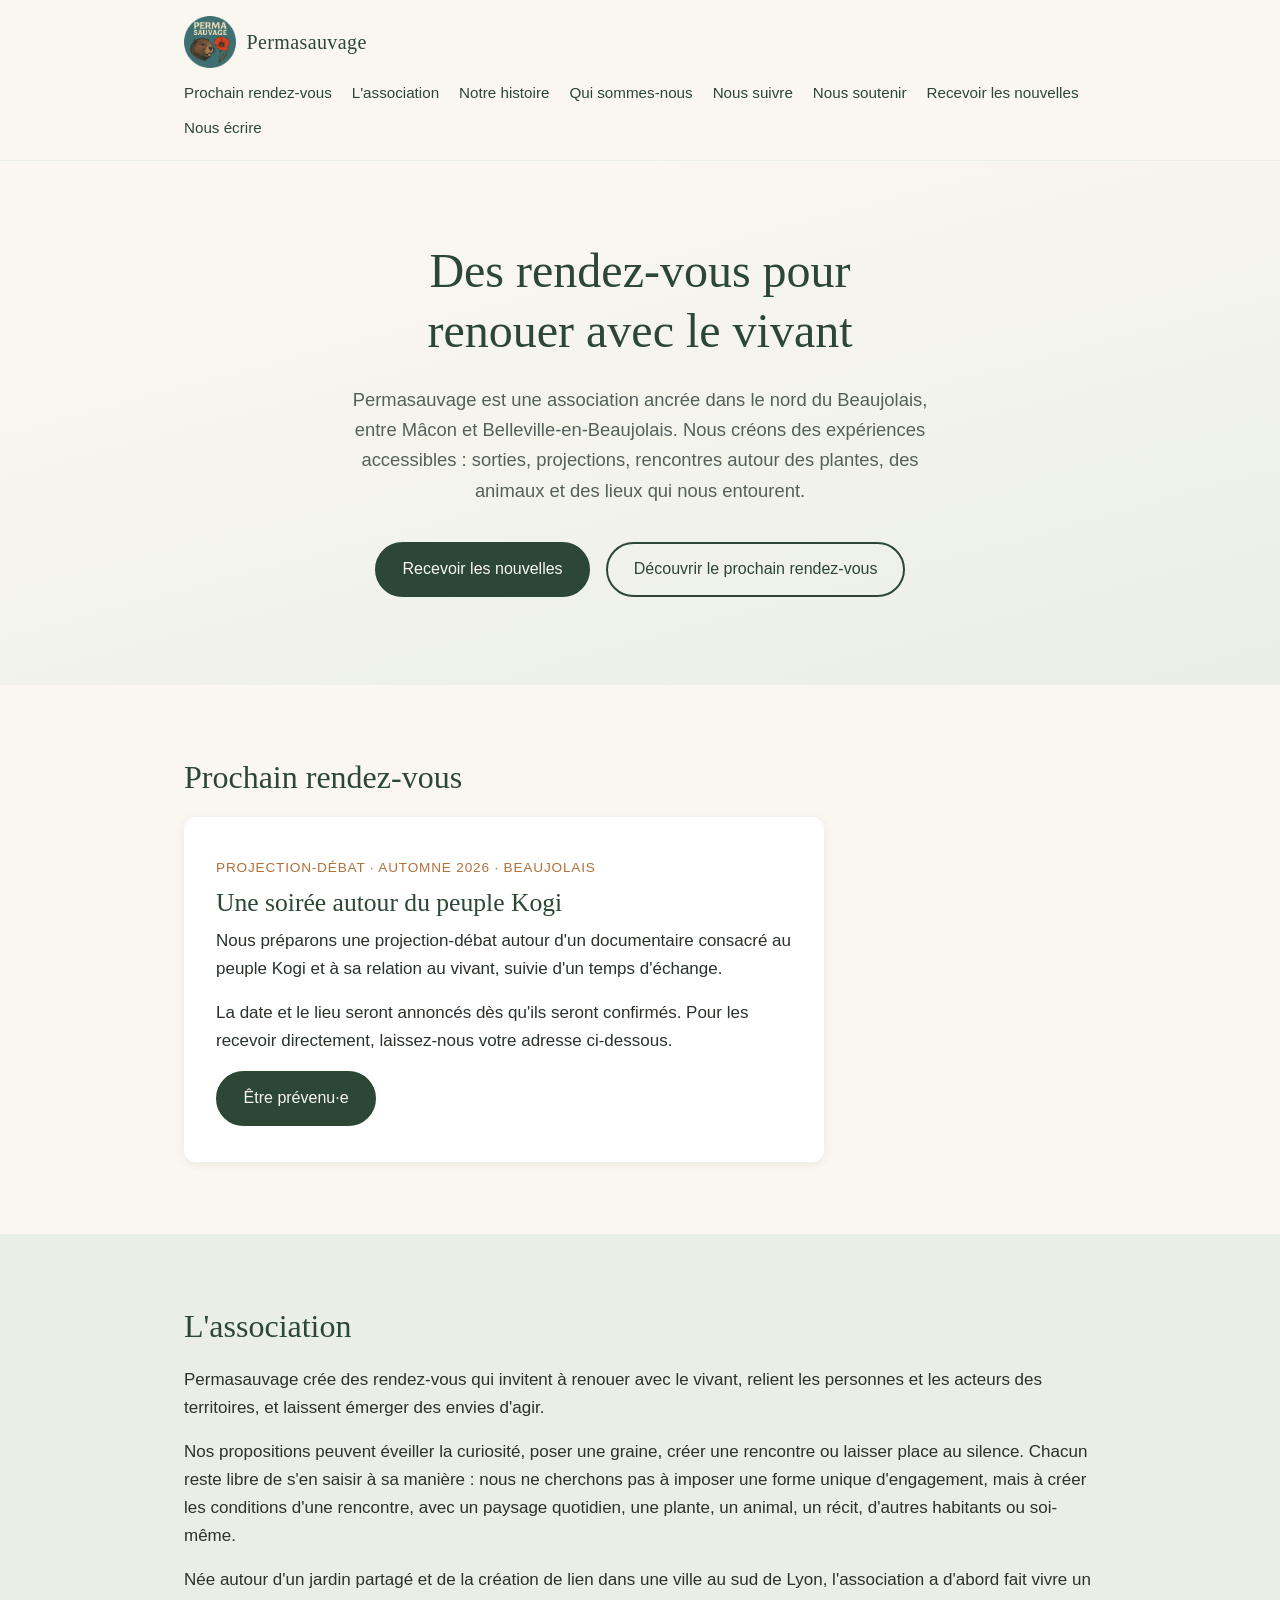
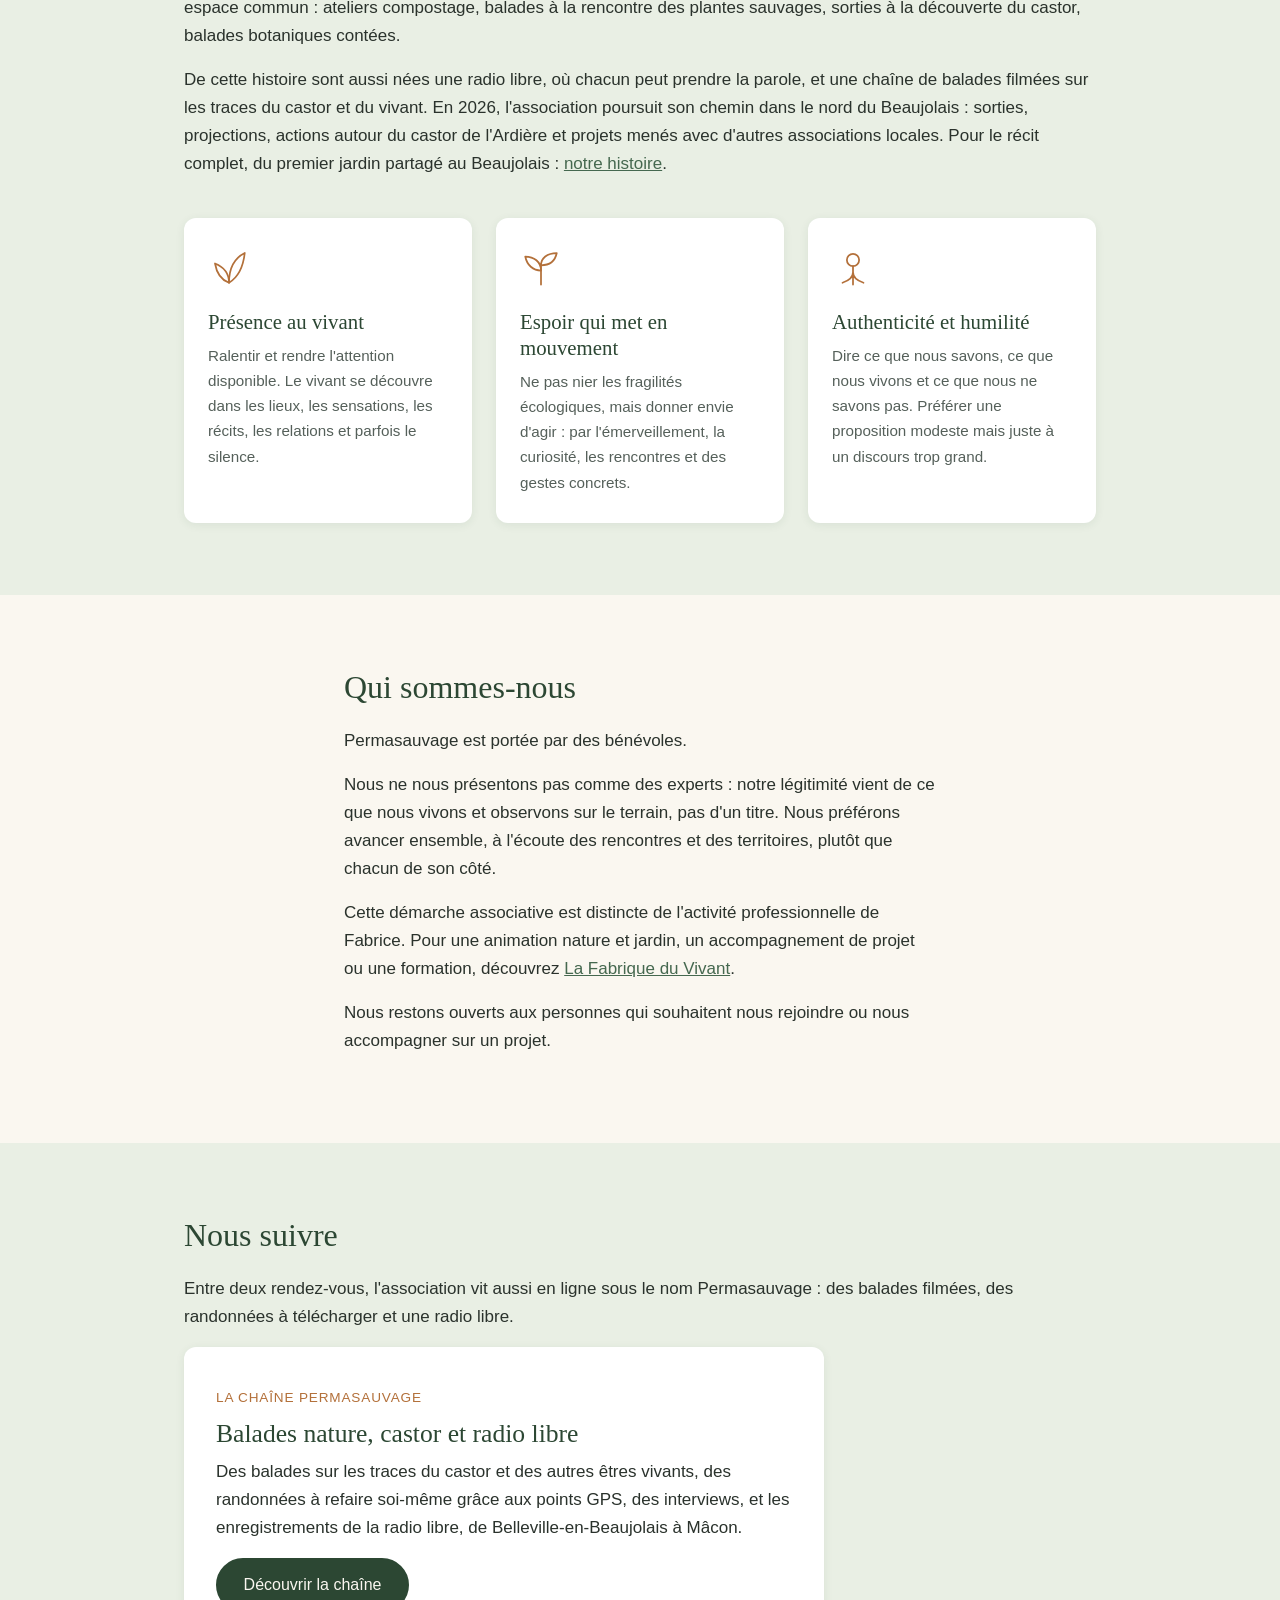
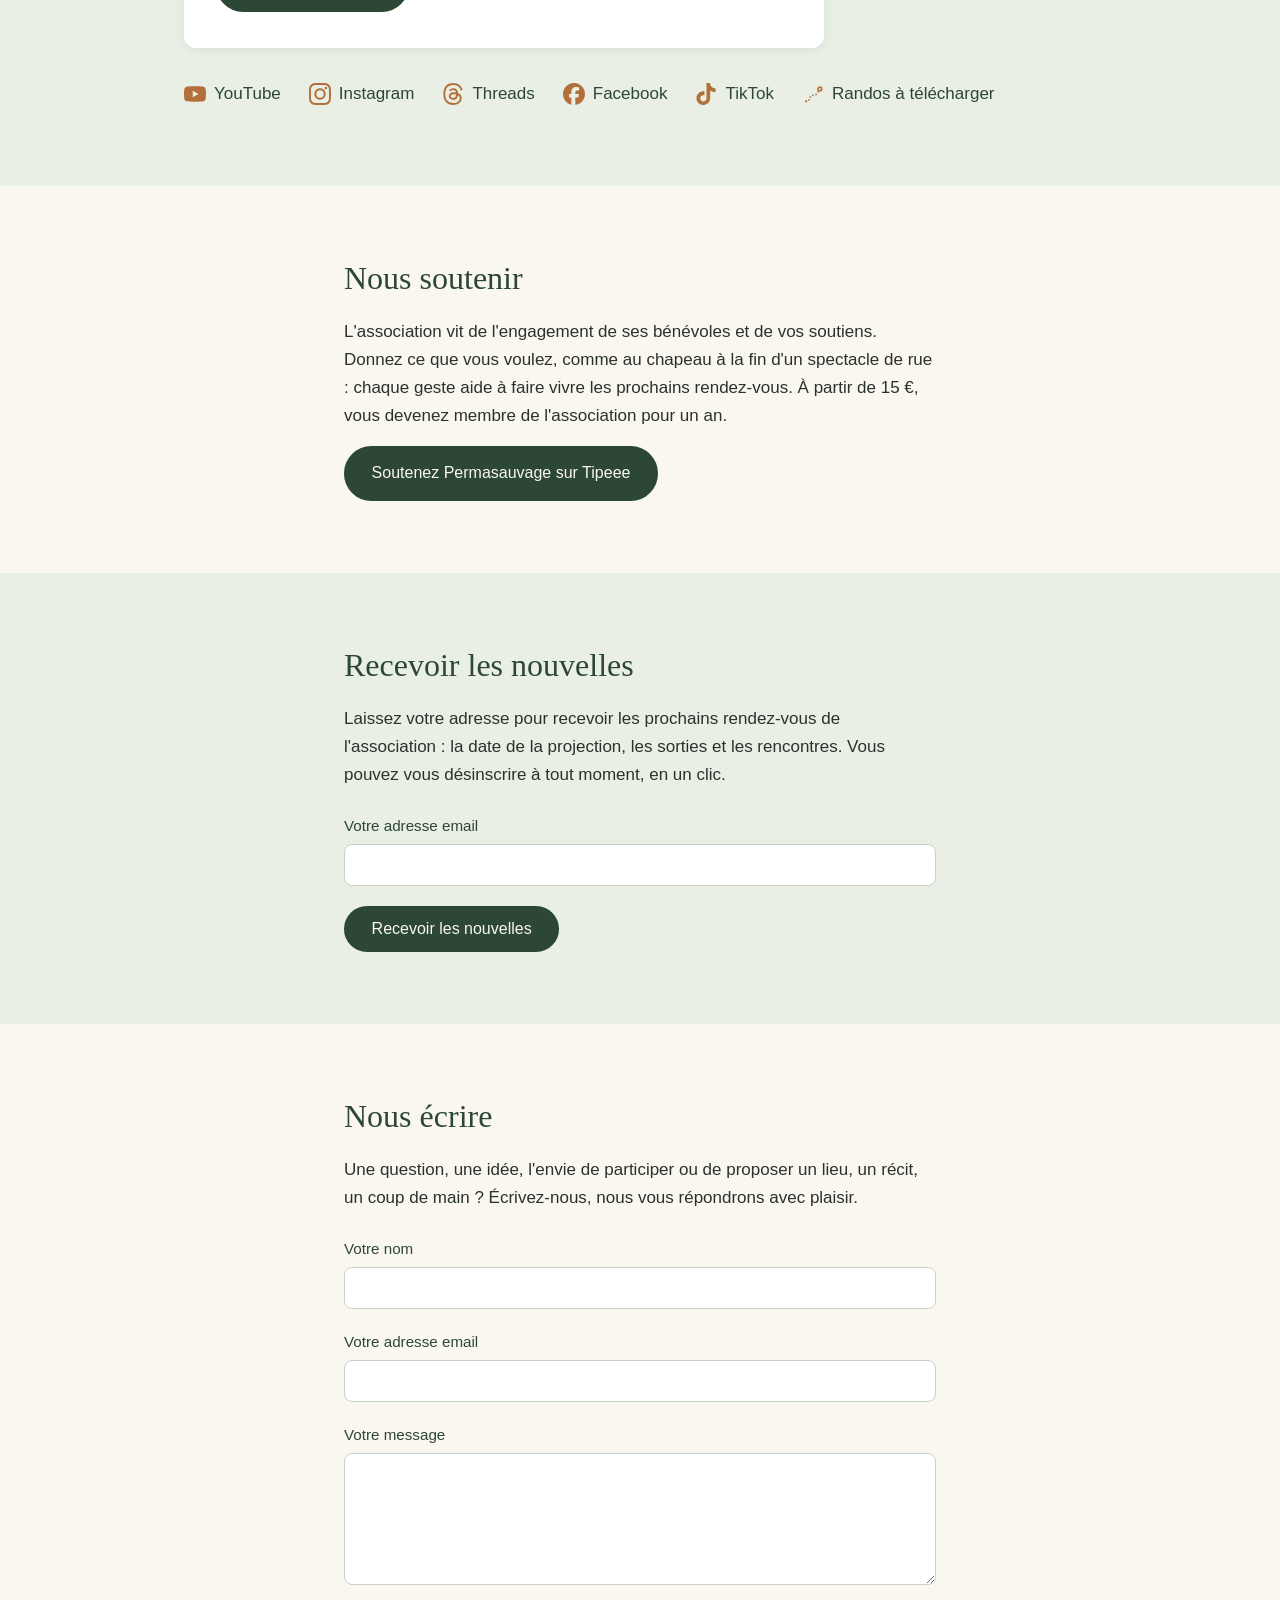
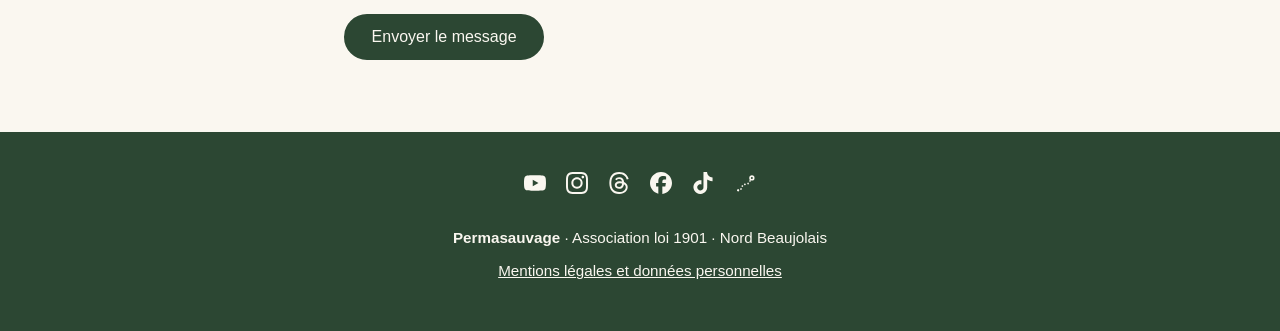
<file: index.html>
<!DOCTYPE html>
<html lang="fr">
<head>
  <meta charset="UTF-8">
  <meta name="viewport" content="width=device-width, initial-scale=1.0">
  <!-- Garde-fous de sécurité (audit 2026-07-25). Pages statiques : pas d'en-tête
       HTTP possible, d'où la balise. Ces trois règles ne touchent ni les scripts,
       ni les styles, ni les images, ni les cadres : le widget de dons et les
       formulaires continuent de fonctionner à l'identique. Ce qu'elles empêchent :
       qu'un contenu injecté détourne tous les liens de la page (base-uri),
       charge un greffon exécutable (object-src), ou renvoie les messages du
       formulaire de contact vers un autre destinataire (form-action). -->
  <meta http-equiv="Content-Security-Policy" content="base-uri 'self'; object-src 'none'; form-action 'self' https://api.web3forms.com https://*.tipeee.com">
  <title>Permasauvage — Des rendez-vous pour renouer avec le vivant</title>
  <meta name="description" content="Permasauvage est une association ancrée dans le nord du Beaujolais. Nous créons des expériences accessibles : sorties, projections, rencontres autour des plantes, des animaux et des lieux qui nous entourent.">
  <link rel="stylesheet" href="style.css?v=20260715">
</head>
<body>

  <!-- Logos officiels des réseaux, intégrés directement dans la page (aucun service externe) -->
  <svg xmlns="http://www.w3.org/2000/svg" style="display:none" aria-hidden="true">
    <symbol id="icone-youtube" viewBox="0 0 24 24">
      <path fill="currentColor" d="M23.498 6.186a3.016 3.016 0 0 0-2.122-2.136C19.505 3.545 12 3.545 12 3.545s-7.505 0-9.377.505A3.017 3.017 0 0 0 .502 6.186C0 8.07 0 12 0 12s0 3.93.502 5.814a3.016 3.016 0 0 0 2.122 2.136c1.871.505 9.376.505 9.376.505s7.505 0 9.377-.505a3.015 3.015 0 0 0 2.122-2.136C24 15.93 24 12 24 12s0-3.93-.502-5.814zM9.545 15.568V8.432L15.818 12l-6.273 3.568z"/>
    </symbol>
    <symbol id="icone-instagram" viewBox="0 0 24 24">
      <path fill="currentColor" d="M7.0301.084c-1.2768.0602-2.1487.264-2.911.5634-.7888.3075-1.4575.72-2.1228 1.3877-.6652.6677-1.075 1.3368-1.3802 2.127-.2954.7638-.4956 1.6365-.552 2.914-.0564 1.2775-.0689 1.6882-.0626 4.947.0062 3.2586.0206 3.6671.0825 4.9473.061 1.2765.264 2.1482.5635 2.9107.308.7889.72 1.4573 1.388 2.1228.6679.6655 1.3365 1.0743 2.1285 1.38.7632.295 1.6361.4961 2.9134.552 1.2773.056 1.6884.069 4.9462.0627 3.2578-.0062 3.668-.0207 4.9478-.0814 1.28-.0607 2.147-.2652 2.9098-.5633.7889-.3086 1.4578-.72 2.1228-1.3881.665-.6682 1.0745-1.3378 1.3795-2.1284.2957-.7632.4966-1.636.552-2.9124.056-1.2809.0692-1.6898.063-4.948-.0063-3.2583-.021-3.6668-.0817-4.9465-.0607-1.2797-.264-2.1487-.5633-2.9117-.3084-.7889-.72-1.4568-1.3876-2.1228C21.2982 1.33 20.628.9208 19.8378.6165 19.074.321 18.2017.1197 16.9244.0645 15.6471.0093 15.236-.005 11.977.0014 8.718.0076 8.31.0215 7.0301.0839m.1402 21.6932c-1.17-.0509-1.8053-.2453-2.2287-.408-.5606-.216-.96-.4771-1.3819-.895-.422-.4178-.6811-.8186-.9-1.378-.1644-.4234-.3624-1.058-.4171-2.228-.0595-1.2645-.072-1.6442-.079-4.848-.007-3.2037.0053-3.583.0607-4.848.05-1.169.2456-1.805.408-2.2282.216-.5613.4762-.96.895-1.3816.4188-.4217.8184-.6814 1.3783-.9003.423-.1651 1.0575-.3614 2.227-.4171 1.2655-.06 1.6447-.072 4.848-.079 3.2033-.007 3.5835.005 4.8495.0608 1.169.0508 1.8053.2445 2.228.408.5608.216.96.4754 1.3816.895.4217.4194.6816.8176.9005 1.3787.1653.4217.3617 1.056.4169 2.2263.0602 1.2655.0739 1.645.0796 4.848.0058 3.203-.0055 3.5834-.061 4.848-.051 1.17-.245 1.8055-.408 2.2294-.216.5604-.4763.96-.8954 1.3814-.419.4215-.8181.6811-1.3783.9-.4224.1649-1.0577.3617-2.2262.4174-1.2656.0595-1.6448.072-4.8493.079-3.2045.007-3.5825-.006-4.848-.0608M16.953 5.5864A1.44 1.44 0 1 0 18.39 4.144a1.44 1.44 0 0 0-1.437 1.4424M5.8385 12.012c.0067 3.4032 2.7706 6.1557 6.173 6.1493 3.4026-.0065 6.157-2.7701 6.1506-6.1733-.0065-3.4032-2.771-6.1565-6.174-6.1498-3.403.0067-6.156 2.771-6.1496 6.1738M8 12.0077a4 4 0 1 1 4.008 3.9921A3.9996 3.9996 0 0 1 8 12.0077"/>
    </symbol>
    <symbol id="icone-threads" viewBox="0 0 24 24">
      <path fill="currentColor" d="M12.186 24h-.007c-3.581-.024-6.334-1.205-8.184-3.509C2.35 18.44 1.5 15.586 1.472 12.01v-.017c.03-3.579.879-6.43 2.525-8.482C5.845 1.205 8.6.024 12.18 0h.014c2.746.02 5.043.725 6.826 2.098 1.677 1.29 2.858 3.13 3.509 5.467l-2.04.569c-1.104-3.96-3.898-5.984-8.304-6.015-2.91.022-5.11.936-6.54 2.717C4.307 6.504 3.616 8.914 3.589 12c.027 3.086.718 5.496 2.057 7.164 1.43 1.783 3.631 2.698 6.54 2.717 2.623-.02 4.358-.631 5.8-2.045 1.647-1.613 1.618-3.593 1.09-4.798-.31-.71-.873-1.3-1.634-1.75-.192 1.352-.622 2.446-1.284 3.272-.886 1.102-2.14 1.704-3.73 1.79-1.202.065-2.361-.218-3.259-.801-1.063-.689-1.685-1.74-1.752-2.964-.065-1.19.408-2.285 1.33-3.082.88-.76 2.119-1.207 3.583-1.291a13.853 13.853 0 0 1 3.02.142c-.126-.742-.375-1.332-.75-1.757-.513-.586-1.308-.883-2.359-.89h-.029c-.844 0-1.992.232-2.721 1.32L7.734 7.847c.98-1.454 2.568-2.256 4.478-2.256h.044c3.194.02 5.097 1.975 5.287 5.388.108.046.216.094.321.142 1.49.7 2.58 1.761 3.154 3.07.797 1.82.871 4.79-1.548 7.158-1.85 1.81-4.094 2.628-7.277 2.65Zm1.003-11.69c-.242 0-.487.007-.739.021-1.836.103-2.98.946-2.916 2.143.067 1.256 1.452 1.839 2.784 1.767 1.224-.065 2.818-.543 3.086-3.71a10.5 10.5 0 0 0-2.215-.221z"/>
    </symbol>
    <symbol id="icone-facebook" viewBox="0 0 24 24">
      <path fill="currentColor" d="M9.101 23.691v-7.98H6.627v-3.667h2.474v-1.58c0-4.085 1.848-5.978 5.858-5.978.401 0 .955.042 1.468.103a8.68 8.68 0 0 1 1.141.195v3.325a8.623 8.623 0 0 0-.653-.036 26.805 26.805 0 0 0-.733-.009c-.707 0-1.259.096-1.675.309a1.686 1.686 0 0 0-.679.622c-.258.42-.374.995-.374 1.752v1.297h3.919l-.386 2.103-.287 1.564h-3.246v8.245C19.396 23.238 24 18.179 24 12.044c0-6.627-5.373-12-12-12s-12 5.373-12 12c0 5.628 3.874 10.35 9.101 11.647Z"/>
    </symbol>
    <symbol id="icone-tiktok" viewBox="0 0 24 24">
      <path fill="currentColor" d="M12.525.02c1.31-.02 2.61-.01 3.91-.02.08 1.53.63 3.09 1.75 4.17 1.12 1.11 2.7 1.62 4.24 1.79v4.03c-1.44-.05-2.89-.35-4.2-.97-.57-.26-1.1-.59-1.62-.93-.01 2.92.01 5.84-.02 8.75-.08 1.4-.54 2.79-1.35 3.94-1.31 1.92-3.58 3.17-5.91 3.21-1.43.08-2.86-.31-4.08-1.03-2.02-1.19-3.44-3.37-3.65-5.71-.02-.5-.03-1-.01-1.49.18-1.9 1.12-3.72 2.58-4.96 1.66-1.44 3.98-2.13 6.15-1.72.02 1.48-.04 2.96-.04 4.44-.99-.32-2.15-.23-3.02.37-.63.41-1.11 1.04-1.36 1.75-.21.51-.15 1.07-.14 1.61.24 1.64 1.82 3.02 3.5 2.87 1.12-.01 2.19-.66 2.77-1.61.19-.33.4-.67.41-1.06.1-1.79.06-3.57.07-5.36.01-4.03-.01-8.05.02-12.07z"/>
    </symbol>
    <symbol id="icone-visugpx" viewBox="0 0 24 24">
      <path d="M4.5 20c5.5 0 2.5-6.5 8-6.5 4.5 0 4-4.5 7-5.5" fill="none" stroke="currentColor" stroke-width="1.8" stroke-linecap="round" stroke-dasharray="0.1 3.4"/>
      <circle cx="19.5" cy="6.5" r="2" fill="none" stroke="currentColor" stroke-width="1.8"/>
      <circle cx="4.5" cy="20" r="1.2" fill="currentColor"/>
    </symbol>
  </svg>

  <header class="entete">
    <div class="contenu">
      <a class="marque" href="./">
        <img class="marque-logo" src="logo-association-permasauvage.webp" alt="Logo Permasauvage">
        <span>Permasauvage</span>
      </a>
      <nav class="navigation">
        <a href="#rendez-vous">Prochain rendez-vous</a>
        <a href="#association">L'association</a>
        <a href="notre-histoire.html">Notre histoire</a>
        <a href="#qui-sommes-nous">Qui sommes-nous</a>
        <a href="#suivre">Nous suivre</a>
        <a href="#soutenir">Nous soutenir</a>
        <a href="#nouvelles">Recevoir les nouvelles</a>
        <a href="#contact">Nous écrire</a>
      </nav>
    </div>
  </header>

  <main>

    <!-- ═══════════ HÉROS ═══════════ -->
    <section class="heros">
      <div class="contenu">
        <h1>Des rendez-vous pour renouer avec le vivant</h1>
        <p class="heros-texte">
          Permasauvage est une association ancrée dans le nord du
          Beaujolais, entre Mâcon et Belleville-en-Beaujolais.
          Nous créons des expériences accessibles :
          sorties, projections, rencontres autour des plantes, des animaux
          et des lieux qui nous entourent.
        </p>
        <div class="heros-boutons">
          <a class="bouton bouton-plein" href="#nouvelles">Recevoir les nouvelles</a>
          <a class="bouton bouton-contour" href="#rendez-vous">Découvrir le prochain rendez-vous</a>
        </div>
      </div>
    </section>

    <!-- ═══════════ PROCHAIN RENDEZ-VOUS ═══════════ -->
    <section id="rendez-vous" class="section">
      <div class="contenu">
        <h2>Prochain rendez-vous</h2>
        <div class="carte-evenement">
          <p class="evenement-etiquette">Projection-débat · Automne 2026 · Beaujolais</p>
          <h3>Une soirée autour du peuple Kogi</h3>
          <p>
            Nous préparons une projection-débat autour d'un documentaire consacré
            au peuple Kogi et à sa relation au vivant, suivie d'un temps d'échange.
          </p>
          <p>
            La date et le lieu seront annoncés dès qu'ils seront confirmés.
            Pour les recevoir directement, laissez-nous votre adresse ci-dessous.
          </p>
          <a class="bouton bouton-plein" href="#nouvelles">Être prévenu·e</a>
        </div>
      </div>
    </section>

    <!-- ═══════════ L'ASSOCIATION ═══════════ -->
    <section id="association" class="section section-verte">
      <div class="contenu">
        <h2>L'association</h2>
        <p>
          Permasauvage crée des rendez-vous qui invitent à renouer avec le vivant,
          relient les personnes et les acteurs des territoires, et laissent émerger
          des envies d'agir.
        </p>
        <p>
          Nos propositions peuvent éveiller la curiosité, poser une graine, créer une
          rencontre ou laisser place au silence. Chacun reste libre de s'en saisir
          à sa manière : nous ne cherchons pas à imposer une forme unique d'engagement,
          mais à créer les conditions d'une rencontre, avec un paysage quotidien,
          une plante, un animal, un récit, d'autres habitants ou soi-même.
        </p>
        <p>
          Née autour d'un jardin partagé et de la création de lien dans une ville
          au sud de Lyon, l'association a d'abord fait vivre un espace commun :
          ateliers compostage, balades à la rencontre des plantes sauvages,
          sorties à la découverte du castor, balades botaniques contées.
        </p>
        <p>
          De cette histoire sont aussi nées une radio libre, où chacun peut
          prendre la parole, et une chaîne de balades filmées sur les traces
          du castor et du vivant. En 2026, l'association poursuit son chemin
          dans le nord du Beaujolais : sorties, projections, actions autour du castor
          de l'Ardière et projets menés avec d'autres associations locales.
          Pour le récit complet, du premier jardin partagé au Beaujolais :
          <a href="notre-histoire.html">notre histoire</a>.
        </p>

        <div class="reperes">
          <article class="repere">
            <svg class="repere-icone" viewBox="0 0 48 48" aria-hidden="true">
              <path d="M24 42 C24 26 30 14 42 8 C40 26 34 36 24 42 Z" fill="none" stroke="currentColor" stroke-width="2" stroke-linejoin="round"/>
              <path d="M24 42 C24 32 18 24 8 20 C10 32 16 39 24 42 Z" fill="none" stroke="currentColor" stroke-width="2" stroke-linejoin="round"/>
            </svg>
            <h3>Présence au vivant</h3>
            <p>Ralentir et rendre l'attention disponible. Le vivant se découvre dans les lieux, les sensations, les récits, les relations et parfois le silence.</p>
          </article>
          <article class="repere">
            <svg class="repere-icone" viewBox="0 0 48 48" aria-hidden="true">
              <path d="M24 44 V20" fill="none" stroke="currentColor" stroke-width="2" stroke-linecap="round"/>
              <path d="M24 28 C24 18 16 12 6 12 C8 22 15 28 24 28 Z" fill="none" stroke="currentColor" stroke-width="2" stroke-linejoin="round"/>
              <path d="M24 22 C24 14 31 8 42 8 C40 18 33 22 24 22 Z" fill="none" stroke="currentColor" stroke-width="2" stroke-linejoin="round"/>
            </svg>
            <h3>Espoir qui met en mouvement</h3>
            <p>Ne pas nier les fragilités écologiques, mais donner envie d'agir : par l'émerveillement, la curiosité, les rencontres et des gestes concrets.</p>
          </article>
          <article class="repere">
            <svg class="repere-icone" viewBox="0 0 48 48" aria-hidden="true">
              <circle cx="24" cy="16" r="7" fill="none" stroke="currentColor" stroke-width="2"/>
              <path d="M24 23 V30 M24 30 C24 36 18 40 12 42 M24 30 C24 36 30 40 36 42 M24 30 C24 37 24 40 24 44" fill="none" stroke="currentColor" stroke-width="2" stroke-linecap="round"/>
            </svg>
            <h3>Authenticité et humilité</h3>
            <p>Dire ce que nous savons, ce que nous vivons et ce que nous ne savons pas. Préférer une proposition modeste mais juste à un discours trop grand.</p>
          </article>
        </div>
      </div>
    </section>

    <!-- ═══════════ QUI SOMMES-NOUS ═══════════ -->
    <section id="qui-sommes-nous" class="section">
      <div class="contenu contenu-etroit">
        <h2>Qui sommes-nous</h2>
        <p>
          Permasauvage est portée par des bénévoles.
        </p>
        <p>
          Nous ne nous présentons pas comme des experts : notre légitimité vient
          de ce que nous vivons et observons sur le terrain, pas d'un titre.
          Nous préférons avancer ensemble, à l'écoute des rencontres et des
          territoires, plutôt que chacun de son côté.
        </p>
        <p>
          Cette démarche associative est distincte de l'activité professionnelle
          de Fabrice. Pour une animation nature et jardin, un accompagnement de
          projet ou une formation, découvrez
          <a href="https://lafabriqueduvivant.fr" target="_blank" rel="noopener">La Fabrique du Vivant</a>.
        </p>
        <p>
          Nous restons ouverts aux personnes qui souhaitent nous rejoindre ou
          nous accompagner sur un projet.
        </p>
      </div>
    </section>

    <!-- ═══════════ NOUS SUIVRE ═══════════ -->
    <section id="suivre" class="section section-verte">
      <div class="contenu">
        <h2>Nous suivre</h2>
        <p>
          Entre deux rendez-vous, l'association vit aussi en ligne sous le nom
          Permasauvage : des balades filmées, des randonnées à télécharger
          et une radio libre.
        </p>

        <div class="carte-evenement">
          <p class="evenement-etiquette">La chaîne Permasauvage</p>
          <h3>Balades nature, castor et radio libre</h3>
          <p>
            Des balades sur les traces du castor et des autres êtres vivants,
            des randonnées à refaire soi-même grâce aux points GPS, des
            interviews, et les enregistrements de la radio libre, de
            Belleville-en-Beaujolais à Mâcon.
          </p>
          <a class="bouton bouton-plein" href="https://www.youtube.com/@permasauvage" target="_blank" rel="noopener">Découvrir la chaîne</a>
        </div>

        <ul class="reseaux">
          <li><a class="reseau" href="https://www.youtube.com/@permasauvage" target="_blank" rel="noopener"><svg class="reseau-icone" aria-hidden="true"><use href="#icone-youtube"/></svg>YouTube</a></li>
          <li><a class="reseau" href="https://www.instagram.com/permasauvage" target="_blank" rel="noopener"><svg class="reseau-icone" aria-hidden="true"><use href="#icone-instagram"/></svg>Instagram</a></li>
          <li><a class="reseau" href="https://www.threads.com/@permasauvage" target="_blank" rel="noopener"><svg class="reseau-icone" aria-hidden="true"><use href="#icone-threads"/></svg>Threads</a></li>
          <li><a class="reseau" href="https://www.facebook.com/profile.php?id=61574903330450" target="_blank" rel="noopener"><svg class="reseau-icone" aria-hidden="true"><use href="#icone-facebook"/></svg>Facebook</a></li>
          <li><a class="reseau" href="https://www.tiktok.com/@permasauvage" target="_blank" rel="noopener"><svg class="reseau-icone" aria-hidden="true"><use href="#icone-tiktok"/></svg>TikTok</a></li>
          <li><a class="reseau" href="https://www.visugpx.com/itineraires/randonnee-pedestre//orto/?id_mbr=193431" target="_blank" rel="noopener"><svg class="reseau-icone" aria-hidden="true"><use href="#icone-visugpx"/></svg>Randos à télécharger</a></li>
        </ul>
      </div>
    </section>

    <!-- ═══════════ NOUS SOUTENIR ═══════════ -->
    <section id="soutenir" class="section">
      <div class="contenu contenu-etroit">
        <h2>Nous soutenir</h2>
        <p>
          L'association vit de l'engagement de ses bénévoles et de vos soutiens.
          Donnez ce que vous voulez, comme au chapeau à la fin d'un spectacle
          de rue : chaque geste aide à faire vivre les prochains rendez-vous.
          À partir de 15&nbsp;€, vous devenez membre de l'association pour un an.
        </p>

        <!-- Lien simple vers Tipeee, sans le script du greffon : un script extérieur
             tournerait sur la même page que les formulaires et pourrait lire leurs champs. -->
        <a class="bouton bouton-plein" href="https://fr.tipeee.com/permasauvage" target="_blank" rel="noopener">Soutenez Permasauvage sur Tipeee</a>

      </div>
    </section>

    <!-- ═══════════ NEWSLETTER ═══════════ -->
    <section id="nouvelles" class="section section-verte">
      <div class="contenu contenu-etroit">
        <h2>Recevoir les nouvelles</h2>
        <p>
          Laissez votre adresse pour recevoir les prochains rendez-vous de
          l'association : la date de la projection, les sorties et les rencontres.
          Vous pouvez vous désinscrire à tout moment, en un clic.
        </p>

        <!-- Formulaire aux couleurs du site : l'adresse part vers la liste Systeme.io
             de l'association (guichet du tunnel), sans afficher leur bloc générique. -->
        <form class="formulaire" data-nouvelles data-endpoint="https://permasauvage.systeme.io/public/4246495132d23b640818249308f17e9c5d93c062/show">
          <div class="champ">
            <label for="email-nouvelles">Votre adresse email</label>
            <input type="email" id="email-nouvelles" name="email" required autocomplete="email">
          </div>
          <button type="submit" class="bouton bouton-plein">Recevoir les nouvelles</button>
          <p class="formulaire-statut" role="status" aria-live="polite" tabindex="-1"></p>
        </form>

      </div>
    </section>

    <!-- ═══════════ CONTACT ═══════════ -->
    <section id="contact" class="section">
      <div class="contenu contenu-etroit">
        <h2>Nous écrire</h2>
        <p>
          Une question, une idée, l'envie de participer ou de proposer un lieu,
          un récit, un coup de main ? Écrivez-nous, nous vous répondrons avec plaisir.
        </p>

        <form class="formulaire" action="https://api.web3forms.com/submit" method="POST">
          <!-- Clé du formulaire : à obtenir gratuitement, voir MISE-EN-LIGNE.md étape 3 -->
          <input type="hidden" name="access_key" value="2eaafa88-f453-4c57-9cbf-c13df521eac3">
          <input type="hidden" name="subject" value="Nouveau message depuis le site Permasauvage">
          <input type="hidden" name="from_name" value="Site Permasauvage">
          <!-- Piège à robots spammeurs : champ invisible pour les humains -->
          <input type="checkbox" name="botcheck" class="visuellement-cache" tabindex="-1" autocomplete="off">
          <!-- Pour une page de merci personnalisée une fois le site en ligne,
               retirer les marqueurs de commentaire de la ligne suivante et
               remplacer ADRESSE-DU-SITE par l'adresse réelle (étape 5 du guide) :
          <input type="hidden" name="redirect" value="https://ADRESSE-DU-SITE/merci.html">
          -->

          <div class="champ">
            <label for="nom">Votre nom</label>
            <input type="text" id="nom" name="name" required>
          </div>
          <div class="champ">
            <label for="email">Votre adresse email</label>
            <input type="email" id="email" name="email" required>
          </div>
          <div class="champ">
            <label for="message">Votre message</label>
            <textarea id="message" name="message" rows="6" required></textarea>
          </div>
          <button type="submit" class="bouton bouton-plein">Envoyer le message</button>
        </form>
      </div>
    </section>

  </main>

  <script>
    // Inscription aux nouvelles : envoi direct vers la liste de l'association,
    // confirmation affichée sur place, sans quitter la page.
    (function () {
      var formulaire = document.querySelector("[data-nouvelles]");
      if (!formulaire) return;

      formulaire.addEventListener("submit", function (evenement) {
        evenement.preventDefault();
        var statut = formulaire.querySelector(".formulaire-statut");
        var bouton = formulaire.querySelector("button[type=submit]");
        var email = formulaire.querySelector("[name=email]").value.trim();

        bouton.disabled = true;
        statut.textContent = "Inscription en cours…";

        fetch(formulaire.dataset.endpoint, {
          method: "POST",
          headers: { "Content-Type": "application/json" },
          body: JSON.stringify({
            optin: {
              fields: { email: email },
              timeZone: Intl.DateTimeFormat().resolvedOptions().timeZone,
              isDesktop: true,
              checkBoxIds: [],
              surveysResults: []
            }
          })
        }).then(function (reponse) {
          if (reponse.ok) {
            formulaire.reset();
            statut.textContent = "C'est noté, merci ! Vous recevrez les prochaines nouvelles de l'association.";
            statut.focus();
            return;
          }
          return reponse.json().then(function (donnees) {
            var erreur = donnees && donnees.errors && donnees.errors.fields &&
              donnees.errors.fields.email && donnees.errors.fields.email[0];
            statut.textContent = erreur || "L'inscription n'a pas abouti. Vérifiez votre adresse et réessayez.";
            statut.focus();
          });
        }).catch(function () {
          statut.textContent = "L'inscription n'a pas abouti. Vérifiez votre connexion et réessayez.";
          statut.focus();
        }).finally(function () {
          bouton.disabled = false;
        });
      });
    })();
  </script>

  <footer class="pied">
    <div class="contenu">
      <ul class="reseaux">
        <li><a class="reseau" href="https://www.youtube.com/@permasauvage" target="_blank" rel="noopener" aria-label="YouTube"><svg class="reseau-icone" aria-hidden="true"><use href="#icone-youtube"/></svg></a></li>
        <li><a class="reseau" href="https://www.instagram.com/permasauvage" target="_blank" rel="noopener" aria-label="Instagram"><svg class="reseau-icone" aria-hidden="true"><use href="#icone-instagram"/></svg></a></li>
        <li><a class="reseau" href="https://www.threads.com/@permasauvage" target="_blank" rel="noopener" aria-label="Threads"><svg class="reseau-icone" aria-hidden="true"><use href="#icone-threads"/></svg></a></li>
        <li><a class="reseau" href="https://www.facebook.com/profile.php?id=61574903330450" target="_blank" rel="noopener" aria-label="Facebook"><svg class="reseau-icone" aria-hidden="true"><use href="#icone-facebook"/></svg></a></li>
        <li><a class="reseau" href="https://www.tiktok.com/@permasauvage" target="_blank" rel="noopener" aria-label="TikTok"><svg class="reseau-icone" aria-hidden="true"><use href="#icone-tiktok"/></svg></a></li>
        <li><a class="reseau" href="https://www.visugpx.com/itineraires/randonnee-pedestre//orto/?id_mbr=193431" target="_blank" rel="noopener" aria-label="Randonnées à télécharger sur VisuGPX"><svg class="reseau-icone" aria-hidden="true"><use href="#icone-visugpx"/></svg></a></li>
      </ul>
      <p><strong>Permasauvage</strong> · Association loi 1901 · Nord Beaujolais</p>
      <p><a href="mentions-legales.html">Mentions légales et données personnelles</a></p>
    </div>
  </footer>

</body>
</html>
</file>
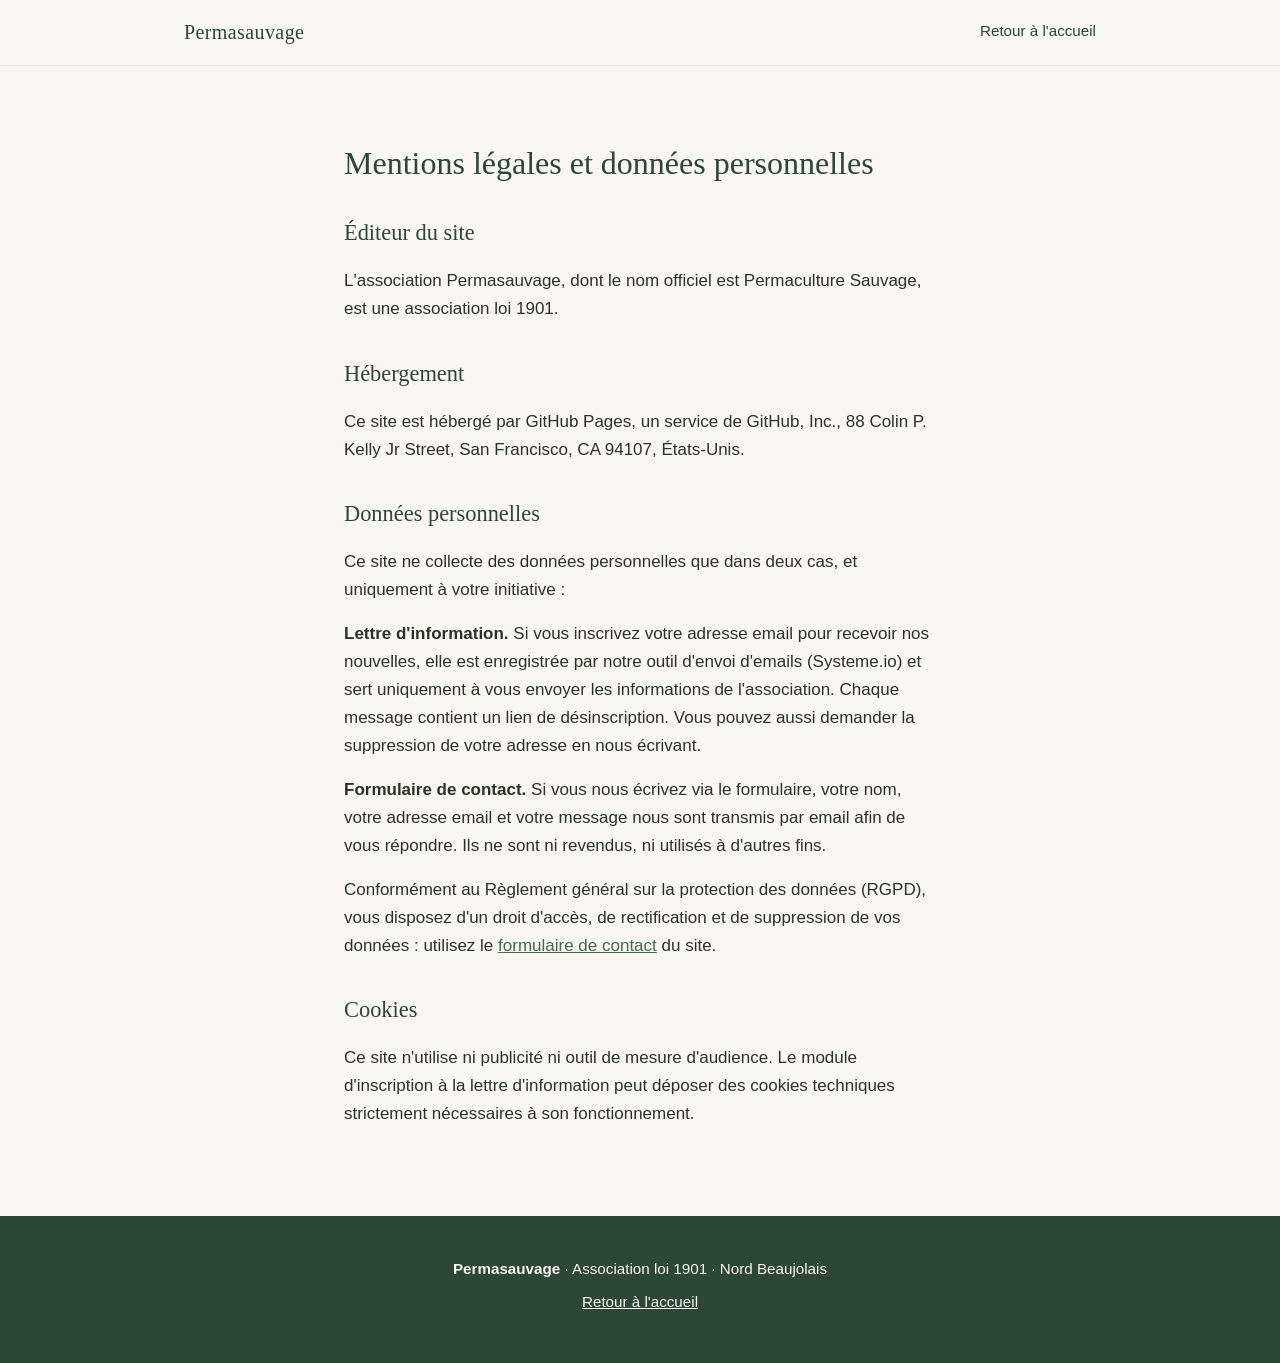
<file: mentions-legales.html>
<!DOCTYPE html>
<html lang="fr">
<head>
  <meta charset="UTF-8">
  <meta name="viewport" content="width=device-width, initial-scale=1.0">
  <!-- Garde-fous de sécurité (audit 2026-07-25). Pages statiques : pas d'en-tête
       HTTP possible, d'où la balise. Ces trois règles ne touchent ni les scripts,
       ni les styles, ni les images, ni les cadres : le widget de dons et les
       formulaires continuent de fonctionner à l'identique. Ce qu'elles empêchent :
       qu'un contenu injecté détourne tous les liens de la page (base-uri),
       charge un greffon exécutable (object-src), ou renvoie les messages du
       formulaire de contact vers un autre destinataire (form-action). -->
  <meta http-equiv="Content-Security-Policy" content="base-uri 'self'; object-src 'none'; form-action 'self' https://api.web3forms.com https://*.tipeee.com">
  <title>Mentions légales — Permasauvage</title>
  <meta name="robots" content="noindex">
  <link rel="stylesheet" href="style.css?v=20260712">
</head>
<body>

  <header class="entete">
    <div class="contenu">
      <p class="marque">Permasauvage</p>
      <nav class="navigation">
        <a href="index.html">Retour à l'accueil</a>
      </nav>
    </div>
  </header>

  <main class="page-annexe">
    <div class="contenu contenu-etroit">
      <h1>Mentions légales et données personnelles</h1>

      <h2>Éditeur du site</h2>
      <p>
        L'association Permasauvage, dont le nom officiel est Permaculture Sauvage,
        est une association loi 1901.<br>
      </p>

      <h2>Hébergement</h2>
      <p>
        Ce site est hébergé par GitHub Pages, un service de GitHub, Inc.,
        88 Colin P. Kelly Jr Street, San Francisco, CA 94107, États-Unis.
      </p>

      <h2>Données personnelles</h2>
      <p>
        Ce site ne collecte des données personnelles que dans deux cas,
        et uniquement à votre initiative :
      </p>
      <p>
        <strong>Lettre d'information.</strong> Si vous inscrivez votre adresse
        email pour recevoir nos nouvelles, elle est enregistrée par notre outil
         d'envoi d'emails (Systeme.io) et sert uniquement à vous envoyer les
        informations de l'association. Chaque message contient un lien de
        désinscription. Vous pouvez aussi demander la suppression de votre
        adresse en nous écrivant.
      </p>
      <p>
        <strong>Formulaire de contact.</strong> Si vous nous écrivez via le
        formulaire, votre nom, votre adresse email et votre message nous sont
        transmis par email afin de vous répondre. Ils ne sont ni revendus,
        ni utilisés à d'autres fins.
      </p>
      <p>
        Conformément au Règlement général sur la protection des données (RGPD),
        vous disposez d'un droit d'accès, de rectification et de suppression
        de vos données : utilisez le <a href="index.html#contact">formulaire de contact</a> du site.
      </p>

      <h2>Cookies</h2>
      <p>
        Ce site n'utilise ni publicité ni outil de mesure d'audience.
        Le module d'inscription à la lettre d'information peut déposer des
        cookies techniques strictement nécessaires à son fonctionnement.
      </p>
    </div>
  </main>

  <footer class="pied">
    <div class="contenu">
      <p><strong>Permasauvage</strong> · Association loi 1901 · Nord Beaujolais</p>
      <p><a href="index.html">Retour à l'accueil</a></p>
    </div>
  </footer>

</body>
</html>
</file>
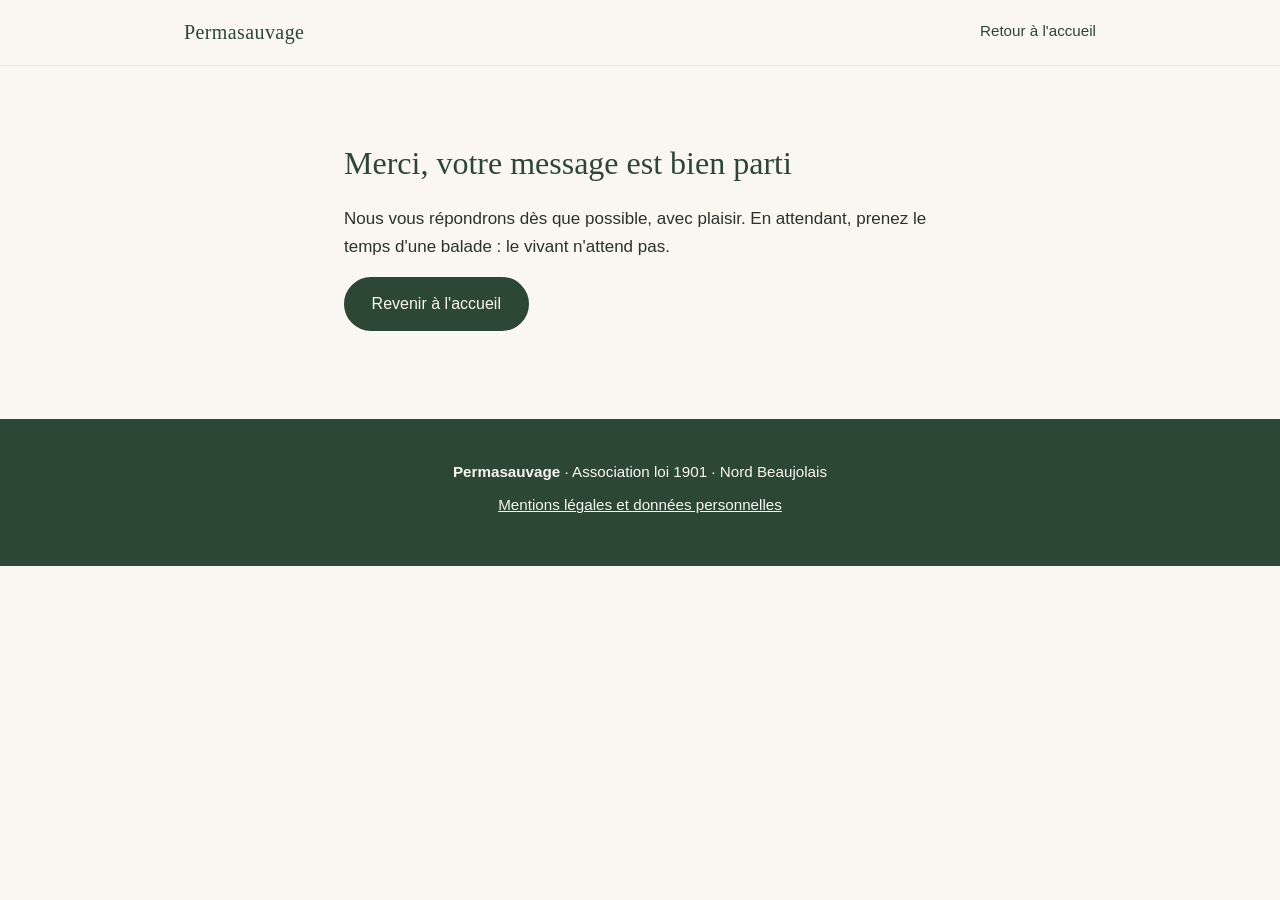
<file: merci.html>
<!DOCTYPE html>
<html lang="fr">
<head>
  <meta charset="UTF-8">
  <meta name="viewport" content="width=device-width, initial-scale=1.0">
  <!-- Garde-fous de sécurité (audit 2026-07-25). Pages statiques : pas d'en-tête
       HTTP possible, d'où la balise. Ces trois règles ne touchent ni les scripts,
       ni les styles, ni les images, ni les cadres : le widget de dons et les
       formulaires continuent de fonctionner à l'identique. Ce qu'elles empêchent :
       qu'un contenu injecté détourne tous les liens de la page (base-uri),
       charge un greffon exécutable (object-src), ou renvoie les messages du
       formulaire de contact vers un autre destinataire (form-action). -->
  <meta http-equiv="Content-Security-Policy" content="base-uri 'self'; object-src 'none'; form-action 'self' https://api.web3forms.com https://*.tipeee.com">
  <title>Merci — Permasauvage</title>
  <meta name="robots" content="noindex">
  <link rel="stylesheet" href="style.css?v=20260712">
</head>
<body>

  <header class="entete">
    <div class="contenu">
      <p class="marque">Permasauvage</p>
      <nav class="navigation">
        <a href="index.html">Retour à l'accueil</a>
      </nav>
    </div>
  </header>

  <main class="page-annexe">
    <div class="contenu contenu-etroit">
      <h1>Merci, votre message est bien parti</h1>
      <p>
        Nous vous répondrons dès que possible, avec plaisir.
        En attendant, prenez le temps d'une balade : le vivant n'attend pas.
      </p>
      <p><a class="bouton bouton-plein" href="index.html">Revenir à l'accueil</a></p>
    </div>
  </main>

  <footer class="pied">
    <div class="contenu">
      <p><strong>Permasauvage</strong> · Association loi 1901 · Nord Beaujolais</p>
      <p><a href="mentions-legales.html">Mentions légales et données personnelles</a></p>
    </div>
  </footer>

</body>
</html>
</file>
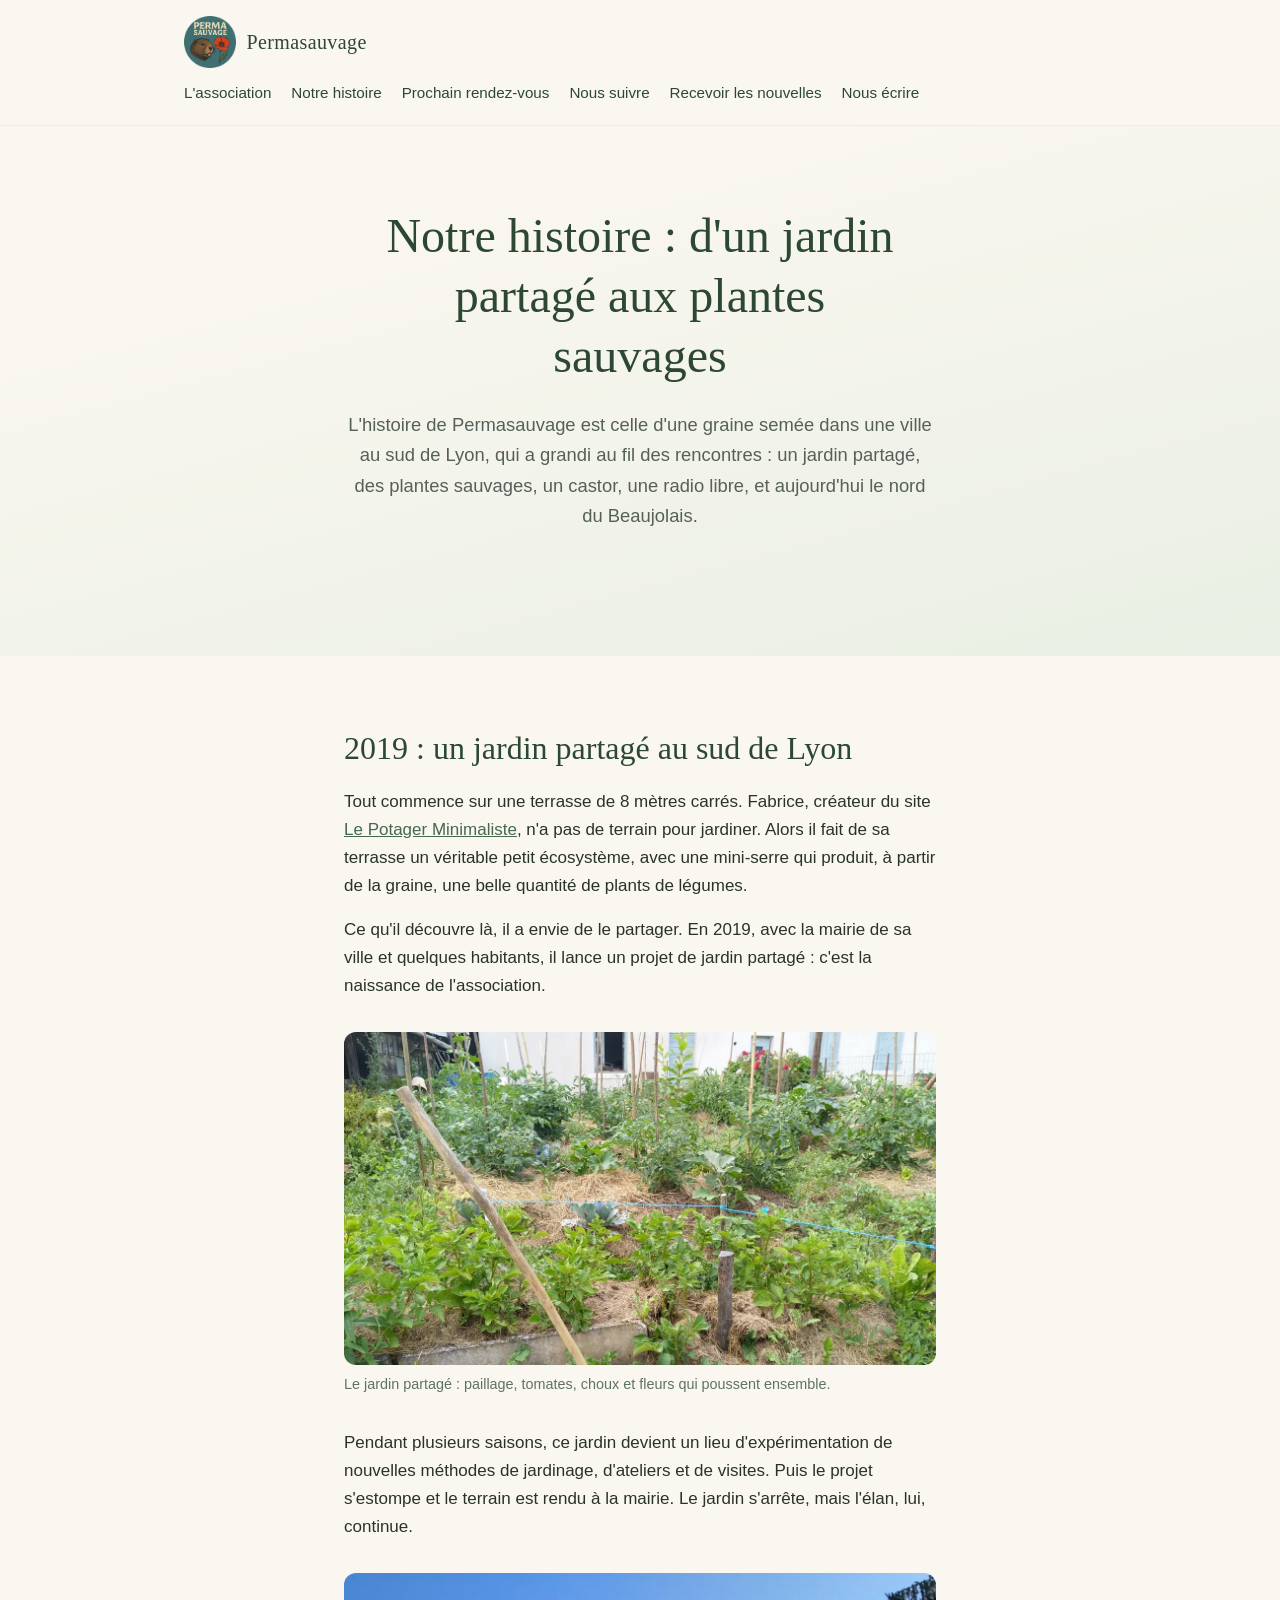
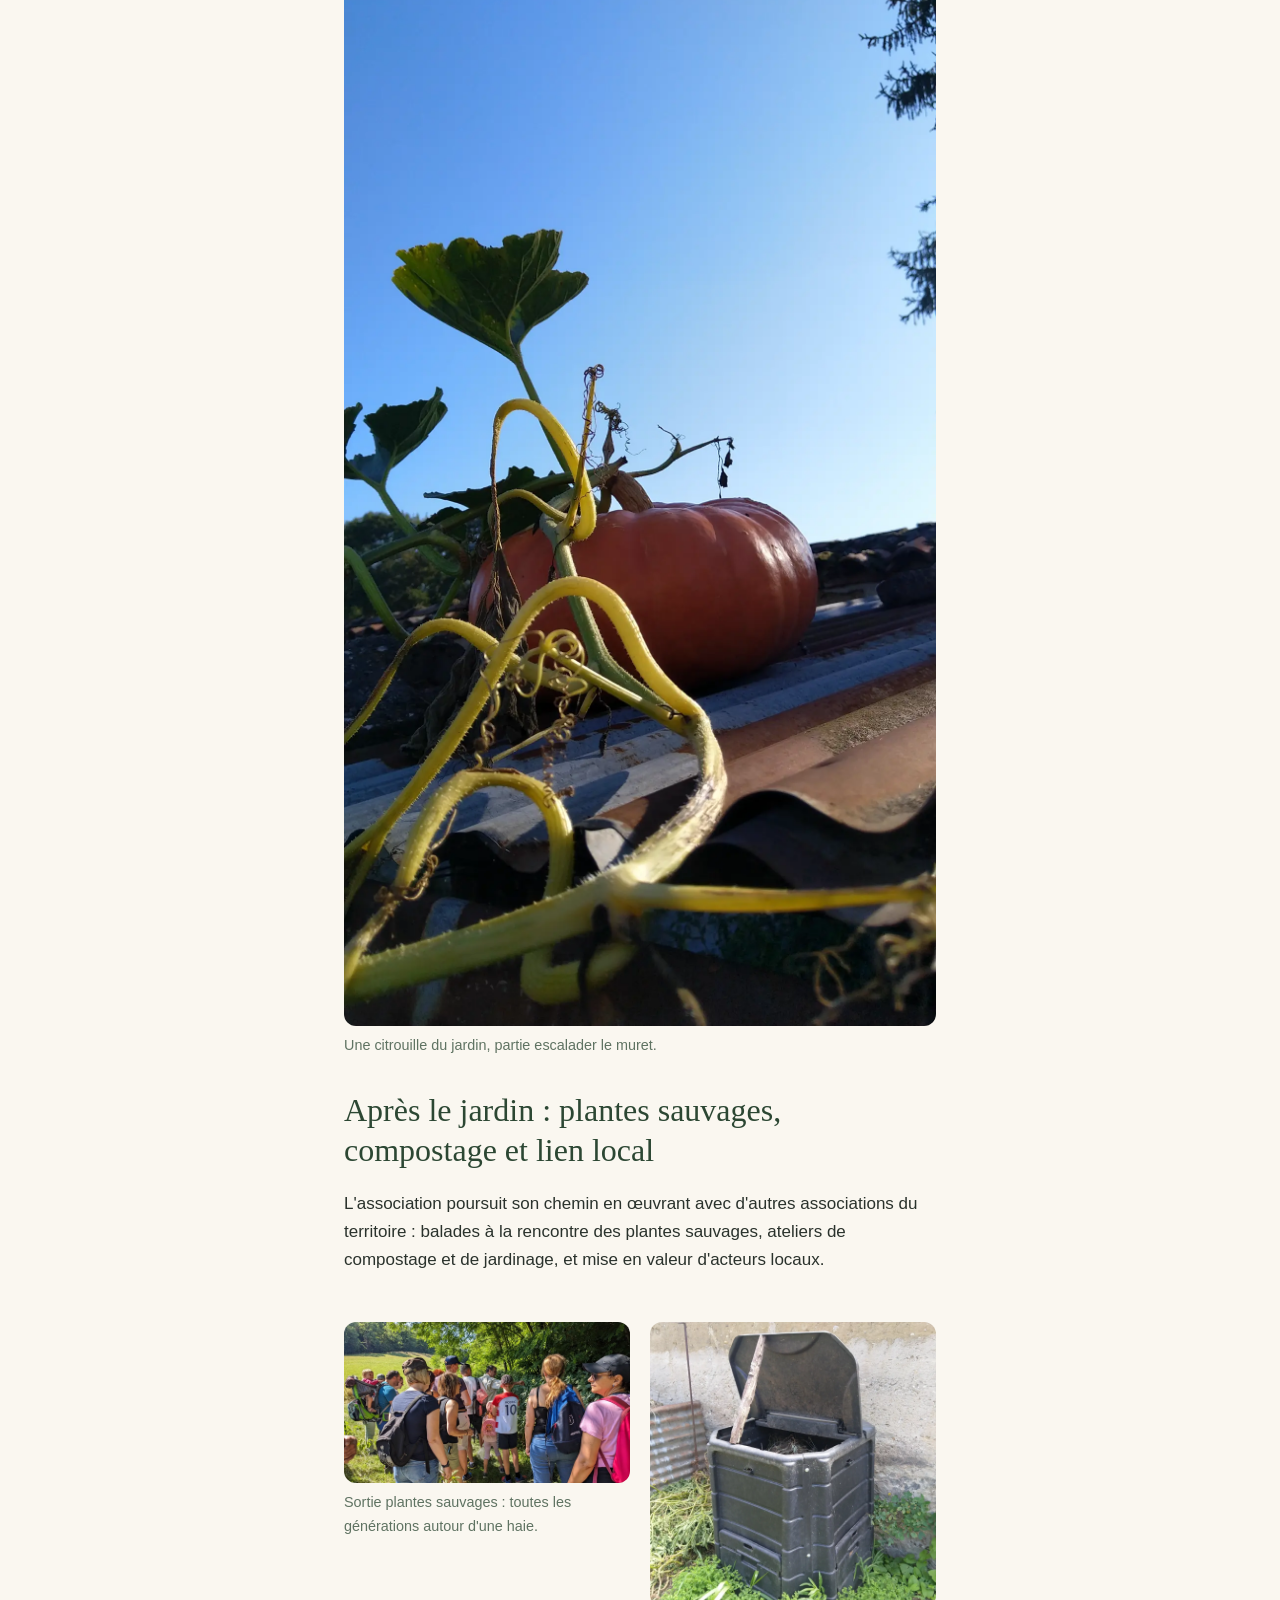
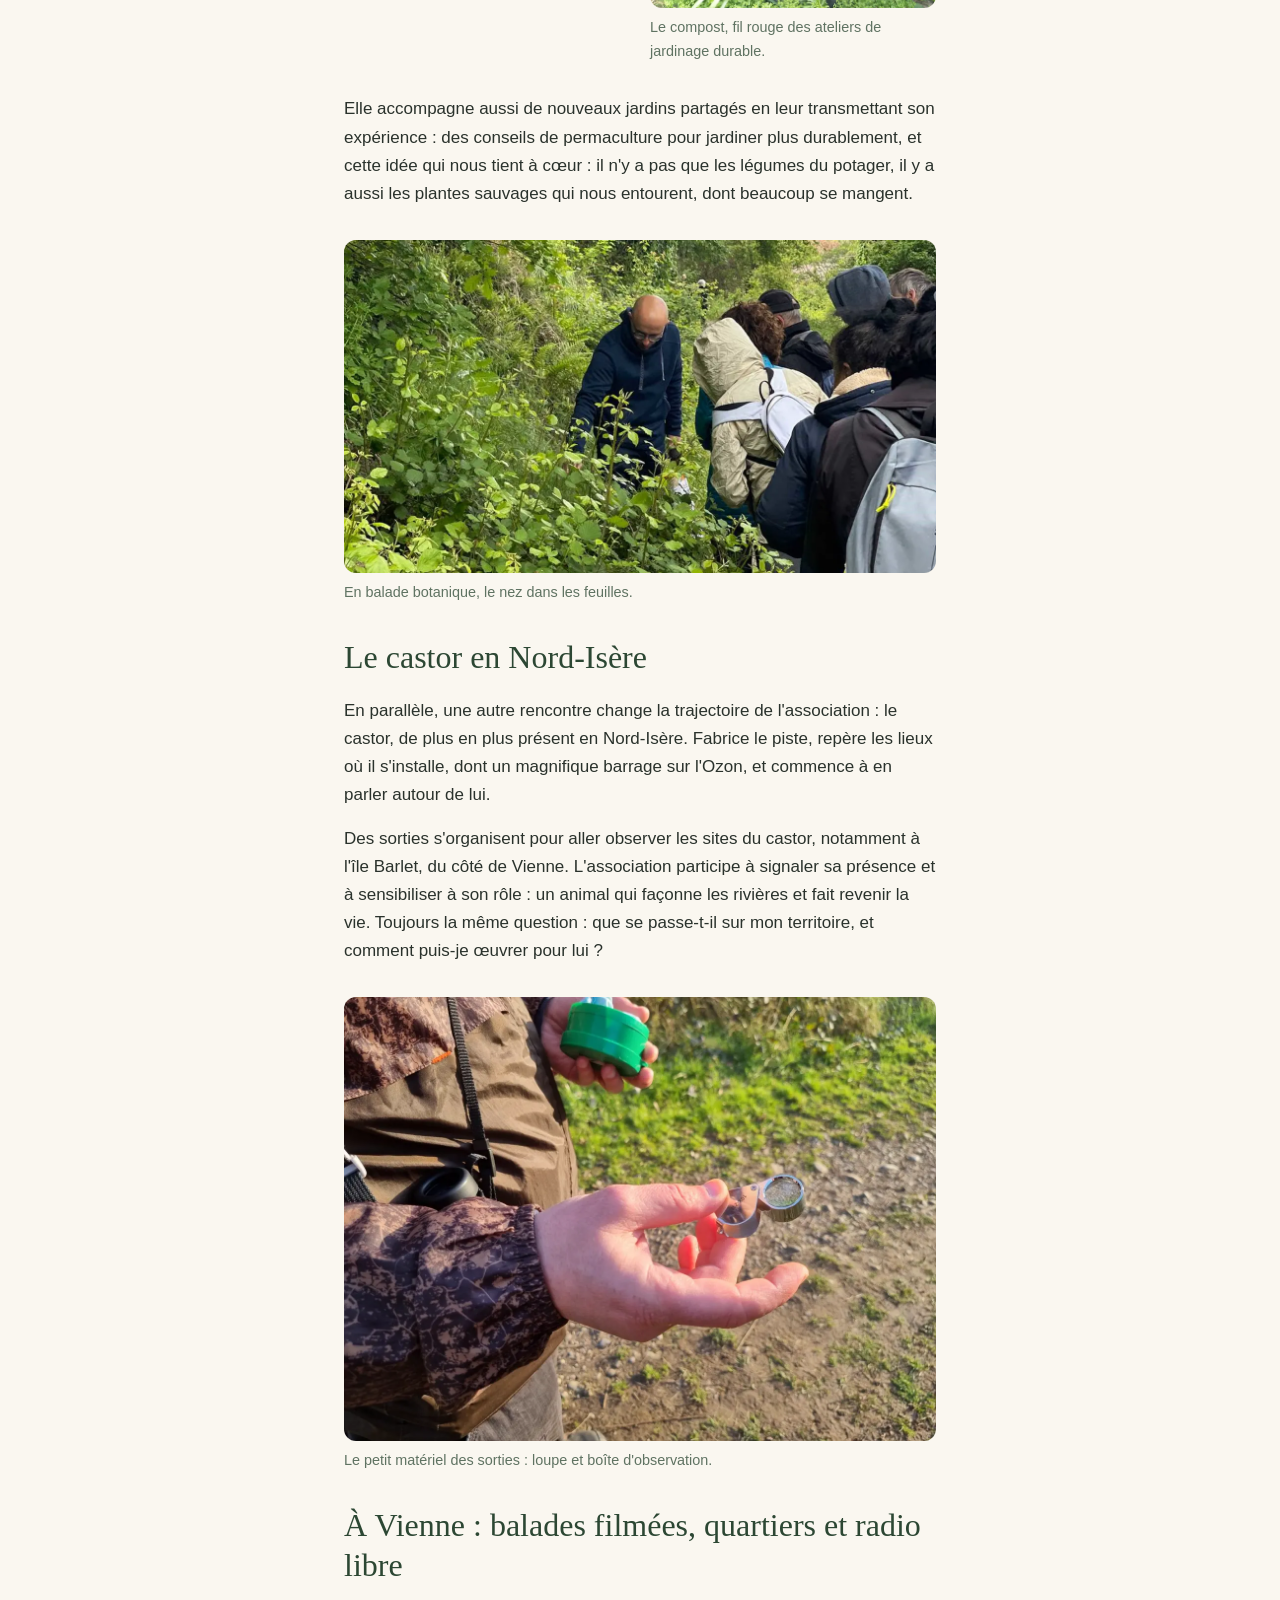
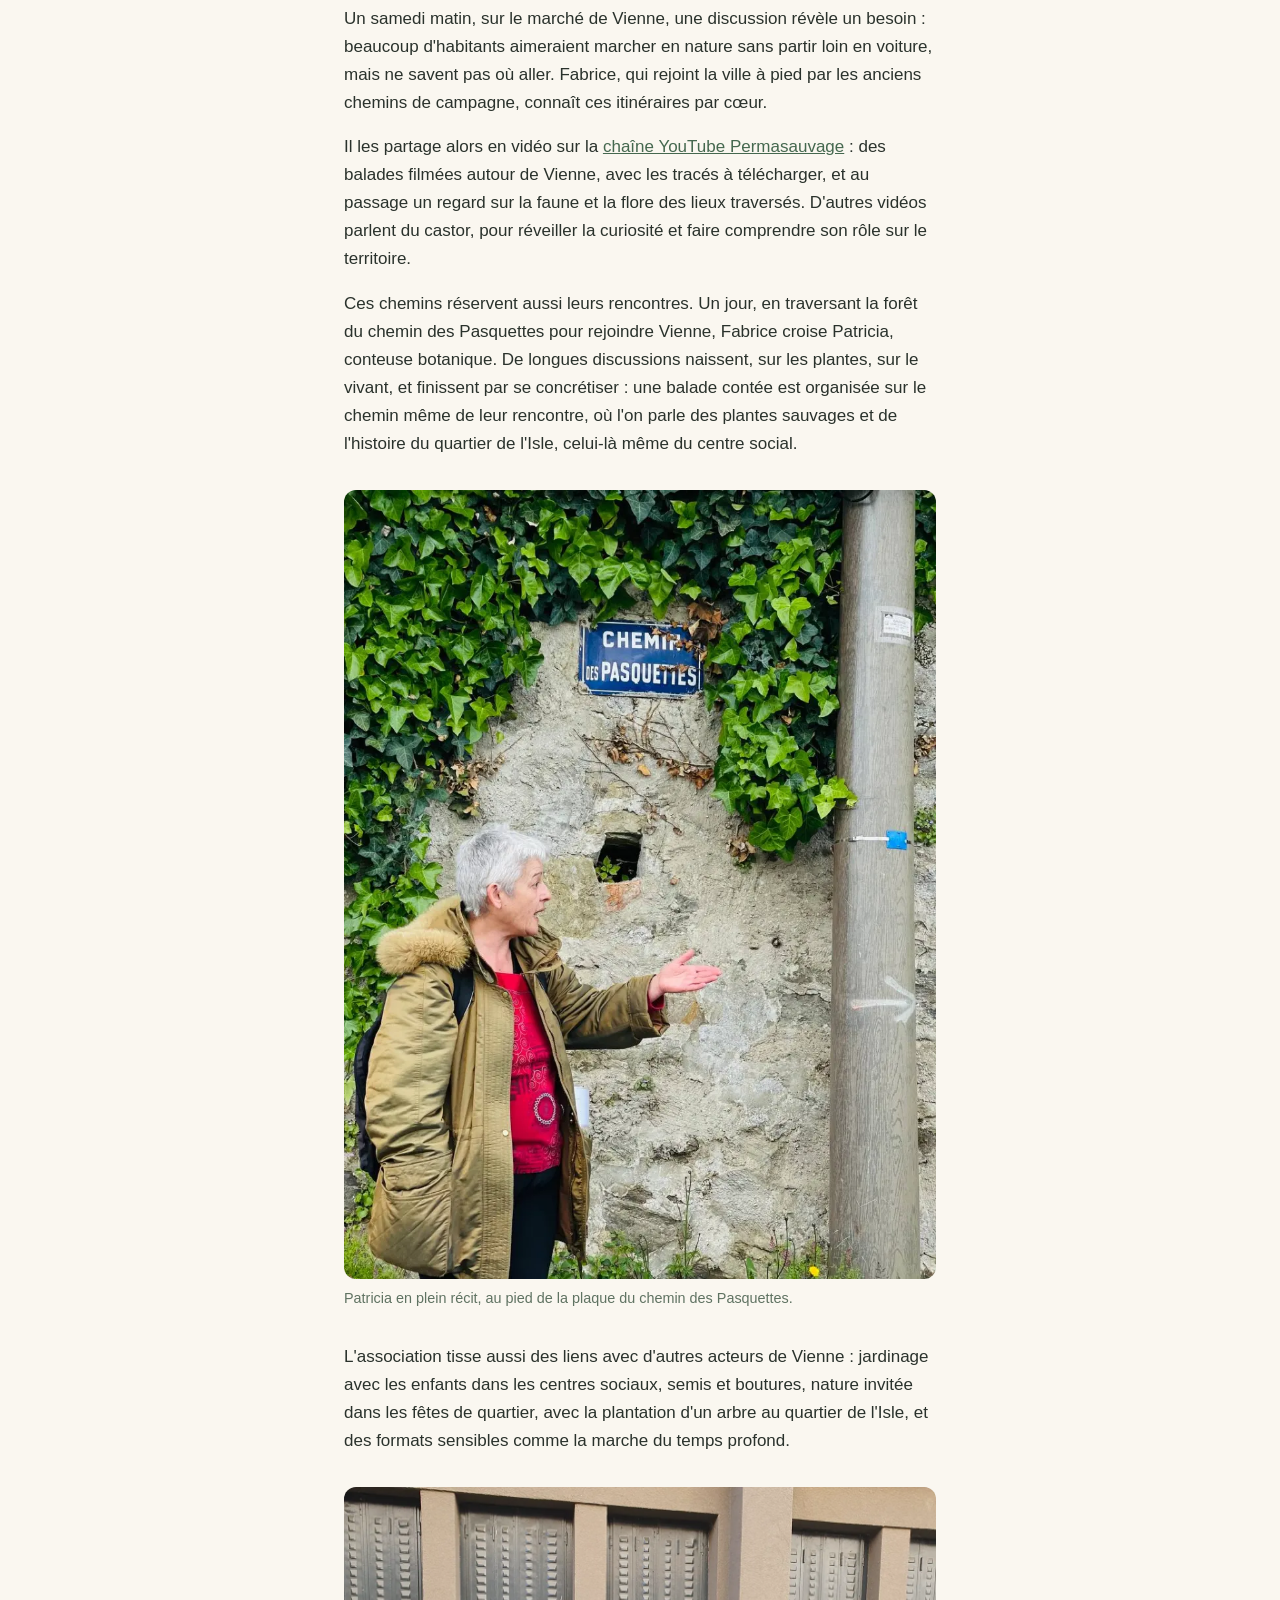
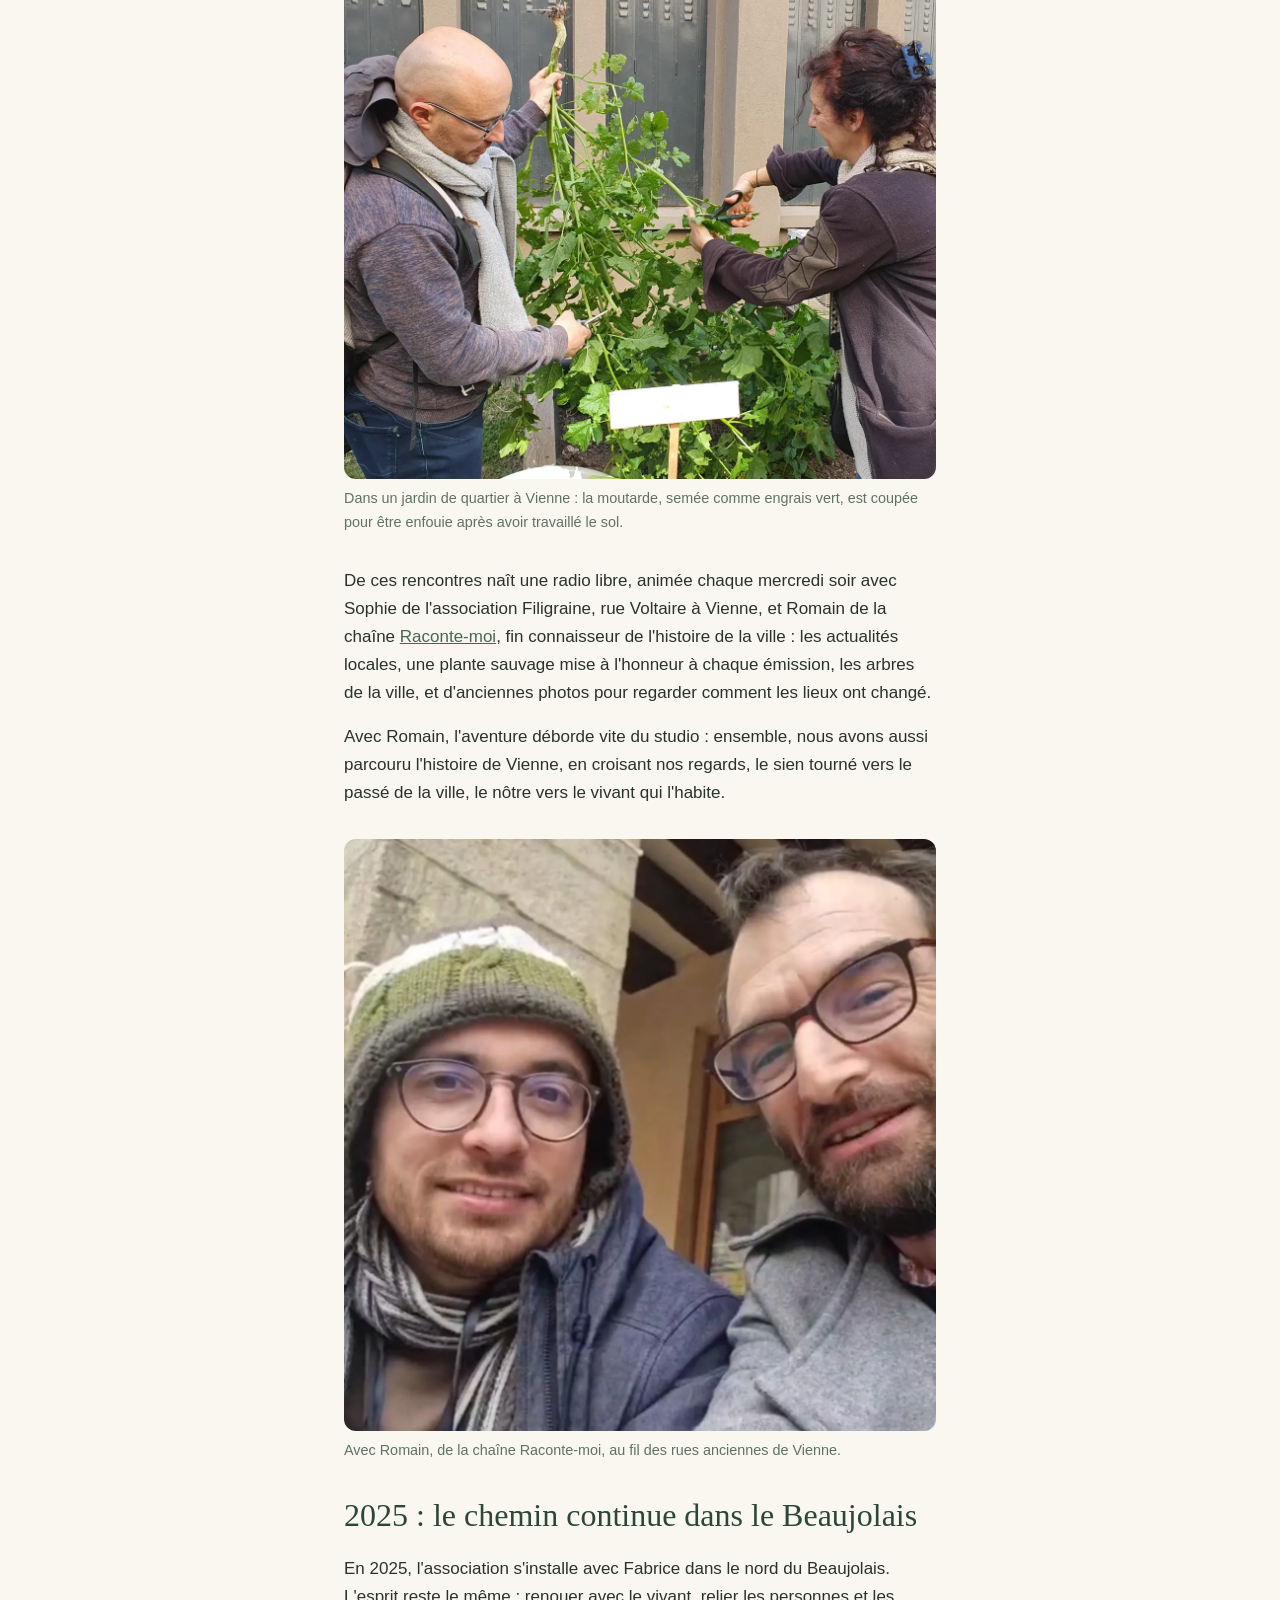
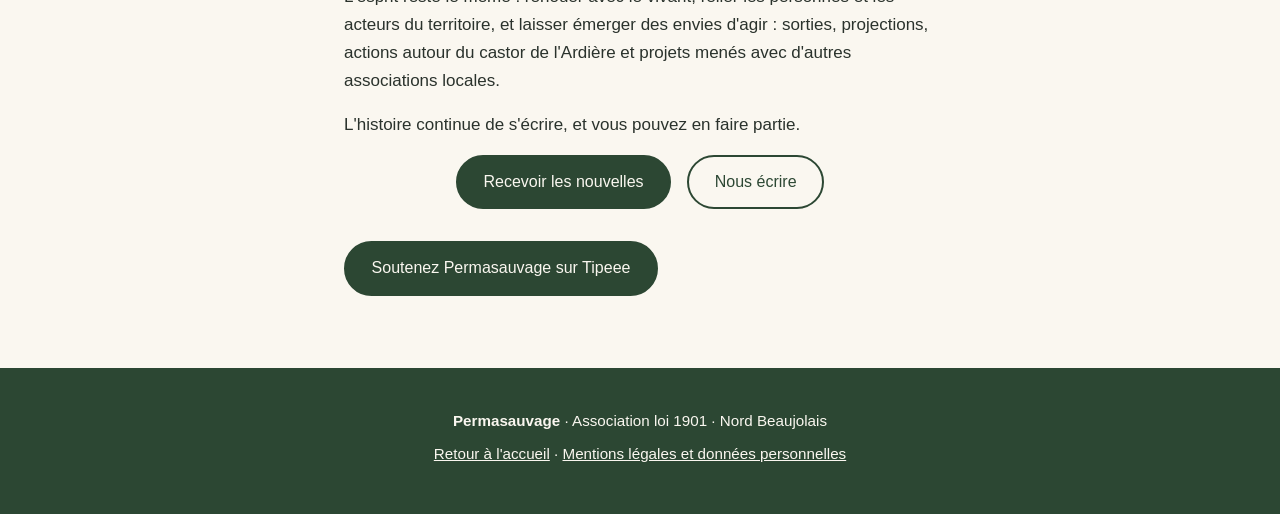
<file: notre-histoire.html>
<!DOCTYPE html>
<html lang="fr">
<head>
  <meta charset="UTF-8">
  <meta name="viewport" content="width=device-width, initial-scale=1.0">
  <!-- Garde-fous de sécurité (audit 2026-07-25). Pages statiques : pas d'en-tête
       HTTP possible, d'où la balise. Ces trois règles ne touchent ni les scripts,
       ni les styles, ni les images, ni les cadres : le widget de dons et les
       formulaires continuent de fonctionner à l'identique. Ce qu'elles empêchent :
       qu'un contenu injecté détourne tous les liens de la page (base-uri),
       charge un greffon exécutable (object-src), ou renvoie les messages du
       formulaire de contact vers un autre destinataire (form-action). -->
  <meta http-equiv="Content-Security-Policy" content="base-uri 'self'; object-src 'none'; form-action 'self' https://api.web3forms.com https://*.tipeee.com">
  <title>Notre histoire — d'un jardin partagé aux plantes sauvages et au castor | Permasauvage</title>
  <meta name="description" content="Née en 2019 autour d'un jardin partagé dans une ville au sud de Lyon, l'association Permasauvage a grandi avec les plantes sauvages, le castor en Nord-Isère, une radio libre et des balades filmées, avant de poursuivre son chemin dans le nord du Beaujolais.">
  <link rel="stylesheet" href="style.css?v=20260715">
</head>
<body>

  <header class="entete">
    <div class="contenu">
      <a class="marque" href="./">
        <img class="marque-logo" src="logo-association-permasauvage.webp" alt="Logo Permasauvage">
        <span>Permasauvage</span>
      </a>
      <nav class="navigation">
        <a href="./#association">L'association</a>
        <a href="notre-histoire.html">Notre histoire</a>
        <a href="./#rendez-vous">Prochain rendez-vous</a>
        <a href="./#suivre">Nous suivre</a>
        <a href="./#nouvelles">Recevoir les nouvelles</a>
        <a href="./#contact">Nous écrire</a>
      </nav>
    </div>
  </header>

  <main>

    <section class="heros">
      <div class="contenu">
        <h1>Notre histoire : d'un jardin partagé aux plantes sauvages</h1>
        <p class="heros-texte">
          L'histoire de Permasauvage est celle d'une graine semée dans une ville
          au sud de Lyon, qui a grandi au fil des rencontres : un jardin partagé,
          des plantes sauvages, un castor, une radio libre, et aujourd'hui le
          nord du Beaujolais.
        </p>
      </div>
    </section>

    <section class="section">
      <div class="contenu contenu-etroit">

        <h2>2019 : un jardin partagé au sud de Lyon</h2>
        <p>
          Tout commence sur une terrasse de 8 mètres carrés. Fabrice, créateur du
          site <a href="https://lepotagerminimaliste.fr" target="_blank" rel="noopener">Le Potager Minimaliste</a>,
          n'a pas de terrain pour jardiner. Alors il
          fait de sa terrasse un véritable petit écosystème, avec une mini-serre
          qui produit, à partir de la graine, une belle quantité de plants de légumes.
        </p>
        <p>
          Ce qu'il découvre là, il a envie de le partager. En 2019, avec la mairie
          de sa ville et quelques habitants, il lance un projet de jardin
          partagé : c'est la naissance de l'association.
        </p>
        <figure class="illustration">
          <img src="jardin-partage-permasauvage.webp" alt="Le jardin partagé : planches de légumes paillées, tomates tuteurées et choux" loading="lazy">
          <figcaption>Le jardin partagé : paillage, tomates, choux et fleurs qui poussent ensemble.</figcaption>
        </figure>
        <p>
          Pendant plusieurs saisons, ce jardin devient un lieu d'expérimentation
          de nouvelles méthodes de jardinage, d'ateliers et de visites. Puis le
          projet s'estompe et le terrain est rendu à la mairie. Le jardin s'arrête,
          mais l'élan, lui, continue.
        </p>
        <figure class="illustration">
          <img src="citrouille-jardin-partage.webp" alt="Une grosse citrouille poussée sur un muret du jardin partagé, sous un ciel bleu" loading="lazy">
          <figcaption>Une citrouille du jardin, partie escalader le muret.</figcaption>
        </figure>

        <h2>Après le jardin : plantes sauvages, compostage et lien local</h2>
        <p>
          L'association poursuit son chemin en œuvrant avec d'autres associations
          du territoire : balades à la rencontre des plantes sauvages, ateliers
          de compostage et de jardinage, et mise en valeur d'acteurs locaux.
        </p>
        <div class="illustrations-duo">
          <figure class="illustration">
            <img src="sortie-plantes-sauvages.webp" alt="Un groupe de tous âges réuni en lisière d'arbres pendant une sortie plantes sauvages" loading="lazy">
            <figcaption>Sortie plantes sauvages : toutes les générations autour d'une haie.</figcaption>
          </figure>
          <figure class="illustration">
            <img src="composteur-jardin-partage.webp" alt="Composteur en fonctionnement, couvercle ouvert sur les matières en décomposition" loading="lazy">
            <figcaption>Le compost, fil rouge des ateliers de jardinage durable.</figcaption>
          </figure>
        </div>
        <p>
          Elle accompagne aussi de nouveaux jardins partagés en leur transmettant
          son expérience : des conseils de permaculture pour jardiner plus
          durablement, et cette idée qui nous tient à cœur : il n'y a pas que
          les légumes du potager, il y a aussi les plantes sauvages qui nous
          entourent, dont beaucoup se mangent.
        </p>
        <figure class="illustration">
          <img src="balade-plantes-sauvages.webp" alt="Fabrice au milieu de la végétation, montrant une plante à un groupe en balade" loading="lazy">
          <figcaption>En balade botanique, le nez dans les feuilles.</figcaption>
        </figure>

        <h2>Le castor en Nord-Isère</h2>
        <p>
          En parallèle, une autre rencontre change la trajectoire de l'association :
          le castor, de plus en plus présent en Nord-Isère. Fabrice le piste,
          repère les lieux où il s'installe, dont un magnifique barrage sur
          l'Ozon, et commence à en parler autour de lui.
        </p>
        <p>
          Des sorties s'organisent pour aller observer les sites du castor,
          notamment à l'île Barlet, du côté de Vienne. L'association participe
          à signaler sa présence et à sensibiliser à son rôle : un animal qui
          façonne les rivières et fait revenir la vie. Toujours la même question :
          que se passe-t-il sur mon territoire, et comment puis-je œuvrer pour lui ?
        </p>
        <figure class="illustration">
          <img src="materiel-observation-nature.webp" alt="Loupe de terrain et boîte d'observation dans les mains, sur un chemin de campagne" loading="lazy">
          <figcaption>Le petit matériel des sorties : loupe et boîte d'observation.</figcaption>
        </figure>

        <h2>À Vienne : balades filmées, quartiers et radio libre</h2>
        <p>
          Un samedi matin, sur le marché de Vienne, une discussion révèle un
          besoin : beaucoup d'habitants aimeraient marcher en nature sans partir
          loin en voiture, mais ne savent pas où aller. Fabrice, qui rejoint
          la ville à pied par les anciens chemins de campagne, connaît ces
          itinéraires par cœur.
        </p>
        <p>
          Il les partage alors en vidéo sur la
          <a href="https://www.youtube.com/@permasauvage" target="_blank" rel="noopener">chaîne YouTube Permasauvage</a> :
          des balades filmées autour de Vienne,
          avec les tracés à télécharger, et au passage un regard sur la faune
          et la flore des lieux traversés. D'autres vidéos parlent du castor,
          pour réveiller la curiosité et faire comprendre son rôle sur le
          territoire.
        </p>
        <p>
          Ces chemins réservent aussi leurs rencontres. Un jour, en traversant
          la forêt du chemin des Pasquettes pour rejoindre Vienne, Fabrice croise
          Patricia, conteuse botanique. De longues discussions naissent, sur
          les plantes, sur le vivant, et finissent par se concrétiser : une
          balade contée est organisée sur le chemin même de leur rencontre,
          où l'on parle des plantes sauvages et de l'histoire du quartier de
          l'Isle, celui-là même du centre social.
        </p>
        <figure class="illustration">
          <img src="patricia-conteuse-chemin-des-pasquettes.webp" alt="Patricia, conteuse botanique, racontant devant la plaque du chemin des Pasquettes, sur un mur de pierres couvert de lierre" loading="lazy">
          <figcaption>Patricia en plein récit, au pied de la plaque du chemin des Pasquettes.</figcaption>
        </figure>
        <p>
          L'association tisse aussi des liens avec d'autres acteurs de Vienne :
          jardinage avec les enfants dans les centres sociaux, semis et boutures,
          nature invitée dans les fêtes de quartier, avec la plantation d'un arbre
          au quartier de l'Isle, et des formats sensibles comme la marche du temps
          profond.
        </p>
        <figure class="illustration">
          <img src="jardin-vienne-recolte.webp" alt="Sophie et Fabrice coupant de la moutarde, un engrais vert, dans un jardin de quartier à Vienne" loading="lazy">
          <figcaption>Dans un jardin de quartier à Vienne : la moutarde, semée comme engrais vert, est coupée pour être enfouie après avoir travaillé le sol.</figcaption>
        </figure>
        <p>
          De ces rencontres naît une radio libre, animée chaque mercredi soir
          avec Sophie de l'association Filigraine, rue Voltaire à Vienne, et Romain de la chaîne
          <a href="https://www.youtube.com/@raconte-moi23" target="_blank" rel="noopener">Raconte-moi</a>, fin connaisseur de l'histoire de la ville : les
          actualités locales, une plante
          sauvage mise à l'honneur à chaque émission, les arbres de la ville,
          et d'anciennes photos pour regarder comment les lieux ont changé.
        </p>
        <p>
          Avec Romain, l'aventure déborde vite du studio : ensemble, nous avons
          aussi parcouru l'histoire de Vienne, en croisant nos regards, le sien
          tourné vers le passé de la ville, le nôtre vers le vivant qui l'habite.
        </p>
        <figure class="illustration">
          <img src="fabrice-romain-vienne.webp" alt="Romain, de la chaîne Raconte-moi, et Fabrice côte à côte dans une rue ancienne de Vienne" loading="lazy">
          <figcaption>Avec Romain, de la chaîne Raconte-moi, au fil des rues anciennes de Vienne.</figcaption>
        </figure>

        <h2>2025 : le chemin continue dans le Beaujolais</h2>
        <p>
          En 2025, l'association s'installe avec Fabrice dans le nord du
          Beaujolais. L'esprit reste le même : renouer avec le vivant, relier
          les personnes et les acteurs du territoire, et laisser émerger des
          envies d'agir : sorties, projections, actions autour du castor de
          l'Ardière et projets menés avec d'autres associations locales.
        </p>
        <p>
          L'histoire continue de s'écrire, et vous pouvez en faire partie.
        </p>
        <div class="heros-boutons">
          <a class="bouton bouton-plein" href="./#nouvelles">Recevoir les nouvelles</a>
          <a class="bouton bouton-contour" href="./#contact">Nous écrire</a>
        </div>

        <div class="histoire-soutien">
          <!-- Lien simple vers Tipeee, sans le script du greffon : un script extérieur
               ne tourne sur aucune page du site. -->
          <a class="bouton bouton-plein" href="https://fr.tipeee.com/permasauvage" target="_blank" rel="noopener">Soutenez Permasauvage sur Tipeee</a>
        </div>

      </div>
    </section>

  </main>

  <footer class="pied">
    <div class="contenu">
      <p><strong>Permasauvage</strong> · Association loi 1901 · Nord Beaujolais</p>
      <p><a href="./">Retour à l'accueil</a> · <a href="mentions-legales.html">Mentions légales et données personnelles</a></p>
    </div>
  </footer>

</body>
</html>
</file>
<file: style.css>
/* ═══════════════════════════════════════════════════════════
   Permasauvage — feuille de style
   Palette nature : vert profond, crème, terre. Aucune
   dépendance externe (pas de polices distantes : RGPD).
   ═══════════════════════════════════════════════════════════ */

:root {
  --vert-fonce: #2c4733;
  --vert: #45684f;
  --vert-pale: #e9efe4;
  --creme: #faf7f0;
  --encre: #2a322c;
  --encre-douce: #55605a;
  --terre: #b3703a;
  --blanc: #ffffff;
  --serif: Georgia, "Iowan Old Style", "Times New Roman", serif;
  --sans: -apple-system, "Segoe UI", Roboto, "Helvetica Neue", Arial, sans-serif;
}

* {
  box-sizing: border-box;
}

html {
  scroll-behavior: smooth;
}

body {
  margin: 0;
  font-family: var(--sans);
  font-size: 1.0625rem;
  line-height: 1.65;
  color: var(--encre);
  background-color: var(--creme);
}

.contenu {
  max-width: 960px;
  margin: 0 auto;
  padding: 0 1.5rem;
}

.contenu-etroit {
  max-width: 640px;
}

h1, h2, h3 {
  font-family: var(--serif);
  font-weight: normal;
  color: var(--vert-fonce);
  line-height: 1.25;
}

h2 {
  font-size: 2rem;
  margin: 0 0 1.25rem;
}

h3 {
  font-size: 1.3rem;
  margin: 0.75rem 0 0.5rem;
}

p {
  margin: 0 0 1rem;
}

a {
  color: var(--vert);
}

a:focus-visible,
button:focus-visible,
input:focus-visible,
textarea:focus-visible {
  outline: 3px solid var(--terre);
  outline-offset: 2px;
}

/* ─────────── En-tête et navigation ─────────── */

.entete {
  background-color: var(--creme);
  border-bottom: 1px solid var(--vert-pale);
  padding: 1rem 0;
  /* Le menu reste visible en haut de l'écran pendant tout le défilement. */
  position: sticky;
  top: 0;
  z-index: 100;
}

.entete .contenu {
  display: flex;
  flex-wrap: wrap;
  align-items: center;
  justify-content: space-between;
  gap: 0.75rem;
}

.marque {
  margin: 0;
  display: inline-flex;
  align-items: center;
  gap: 0.65rem;
  font-family: var(--serif);
  font-size: 1.25rem;
  color: var(--vert-fonce);
  letter-spacing: 0.02em;
  text-decoration: none;
}

.marque-logo {
  width: 3.25rem;
  height: 3.25rem;
  flex-shrink: 0;
}

.navigation {
  display: flex;
  flex-wrap: wrap;
  gap: 0.35rem 1.25rem;
}

.navigation a {
  color: var(--vert-fonce);
  text-decoration: none;
  font-size: 0.95rem;
  border-bottom: 2px solid transparent;
  padding-bottom: 2px;
}

.navigation a:hover {
  border-bottom-color: var(--terre);
}

/* Avec le menu collé en haut, les sections visées par un lien du menu
   s'arrêtent juste en dessous de lui au lieu de se cacher derrière. */
section[id] {
  scroll-margin-top: 6.5rem;
}

/* ─────────── Héros ─────────── */

.heros {
  background: linear-gradient(165deg, var(--creme) 20%, var(--vert-pale) 100%);
  padding: 5rem 0 5.5rem;
  text-align: center;
}

.heros h1 {
  font-size: clamp(2rem, 5vw, 3rem);
  max-width: 22ch;
  margin: 0 auto 1.5rem;
}

.heros-texte {
  max-width: 58ch;
  margin: 0 auto 2.25rem;
  font-size: 1.15rem;
  color: var(--encre-douce);
}

.heros-boutons {
  display: flex;
  flex-wrap: wrap;
  justify-content: center;
  gap: 1rem;
}

/* ─────────── Boutons ─────────── */

.bouton {
  display: inline-block;
  padding: 0.75rem 1.6rem;
  border-radius: 999px;
  font-size: 1rem;
  font-family: var(--sans);
  text-decoration: none;
  cursor: pointer;
  transition: background-color 0.2s ease, color 0.2s ease;
}

.bouton-plein {
  background-color: var(--vert-fonce);
  color: var(--creme);
  border: 2px solid var(--vert-fonce);
}

.bouton-plein:hover {
  background-color: var(--terre);
  border-color: var(--terre);
}

.bouton-contour {
  background-color: transparent;
  color: var(--vert-fonce);
  border: 2px solid var(--vert-fonce);
}

.bouton-contour:hover {
  background-color: var(--vert-fonce);
  color: var(--creme);
}

/* ─────────── Sections ─────────── */

.section {
  padding: 4.5rem 0;
  scroll-margin-top: 1rem;
}

.section-verte {
  background-color: var(--vert-pale);
}

/* ─────────── Repères (cartes valeurs) ─────────── */

.reperes {
  display: grid;
  grid-template-columns: repeat(3, 1fr);
  gap: 1.5rem;
  margin-top: 2.5rem;
}

.repere {
  background-color: var(--blanc);
  border-radius: 12px;
  padding: 1.75rem 1.5rem;
  box-shadow: 0 2px 10px rgba(44, 71, 51, 0.08);
}

.repere p {
  margin: 0;
  font-size: 0.95rem;
  color: var(--encre-douce);
}

.repere-icone {
  width: 42px;
  height: 42px;
  color: var(--terre);
}

/* ─────────── Carte événement ─────────── */

.carte-evenement {
  background-color: var(--blanc);
  border-radius: 12px;
  padding: 2.25rem 2rem;
  box-shadow: 0 2px 10px rgba(44, 71, 51, 0.08);
  max-width: 640px;
}

.carte-evenement h3 {
  font-size: 1.6rem;
  margin-top: 0.25rem;
}

.evenement-etiquette {
  display: inline-block;
  font-size: 0.85rem;
  letter-spacing: 0.06em;
  text-transform: uppercase;
  color: var(--terre);
  margin-bottom: 0.25rem;
}

/* ─────────── Formulaires ─────────── */

.formulaire {
  margin-top: 1.5rem;
}

.champ {
  margin-bottom: 1.25rem;
}

.champ label {
  display: block;
  margin-bottom: 0.35rem;
  font-size: 0.95rem;
  color: var(--vert-fonce);
}

input[type="text"],
input[type="email"],
textarea {
  width: 100%;
  padding: 0.7rem 0.9rem;
  font-size: 1rem;
  font-family: var(--sans);
  color: var(--encre);
  background-color: var(--blanc);
  border: 1px solid #c8d2c4;
  border-radius: 8px;
}

input:focus,
textarea:focus {
  border-color: var(--vert);
}

.formulaire-statut {
  margin-top: 0.9rem;
  font-size: 0.95rem;
  color: var(--vert-fonce);
  outline: none;
}

.formulaire-statut:empty {
  display: none;
}

.formulaire-ligne {
  display: flex;
  flex-wrap: wrap;
  gap: 0.75rem;
}

.formulaire-ligne input[type="email"] {
  flex: 1 1 260px;
}

.formulaire button {
  border: 2px solid var(--vert-fonce);
}

.note-branchement {
  font-size: 0.85rem;
  font-style: italic;
  color: var(--terre);
  margin-top: 0.75rem;
}

/* ─────────── Réseaux sociaux ─────────── */

.reseaux {
  list-style: none;
  display: flex;
  flex-wrap: wrap;
  gap: 0.75rem 1.75rem;
  margin: 2rem 0 0;
  padding: 0;
}

.reseau {
  display: inline-flex;
  align-items: center;
  gap: 0.5rem;
  color: var(--vert-fonce);
  text-decoration: none;
  border-bottom: 2px solid transparent;
  padding-bottom: 2px;
}

.reseau:hover {
  border-bottom-color: var(--terre);
}

.reseau-icone {
  width: 22px;
  height: 22px;
  color: var(--terre);
  flex-shrink: 0;
}

/* ─────────── Pied de page ─────────── */

.pied {
  background-color: var(--vert-fonce);
  color: var(--creme);
  padding: 2.5rem 0;
  text-align: center;
  font-size: 0.95rem;
}

.pied p {
  margin: 0 0 0.5rem;
}

.pied a {
  color: var(--creme);
}

.pied .reseaux {
  justify-content: center;
  gap: 1.25rem;
  margin: 0 0 1.5rem;
}

.pied .reseau,
.pied .reseau-icone {
  color: var(--creme);
}

/* ─────────── Pages annexes (mentions, merci) ─────────── */

.page-annexe {
  padding: 3.5rem 0 4.5rem;
}

.page-annexe h1 {
  font-size: 2rem;
}

.page-annexe h2 {
  font-size: 1.4rem;
  margin-top: 2.25rem;
}

.a-completer {
  background-color: #fdf0e3;
  border-left: 4px solid var(--terre);
  padding: 0.15rem 0.5rem;
}

/* ─────────── Accessibilité ─────────── */

.visuellement-cache {
  position: absolute;
  width: 1px;
  height: 1px;
  margin: -1px;
  padding: 0;
  overflow: hidden;
  clip: rect(0 0 0 0);
  white-space: nowrap;
  border: 0;
}

/* ─────────── Écrans étroits ─────────── */

@media (max-width: 720px) {
  .reperes {
    grid-template-columns: 1fr;
  }

  .heros {
    padding: 3.5rem 0 4rem;
  }

  .section {
    padding: 3rem 0;
  }

  .entete .contenu {
    flex-direction: column;
  }
}

/* ═══════════ ILLUSTRATIONS (page Notre histoire) ═══════════ */

.illustration {
  margin: 2rem 0;
}

.illustration img {
  display: block;
  width: 100%;
  height: auto;
  border-radius: 12px;
}

.illustration figcaption {
  margin-top: 0.5rem;
  font-size: 0.9rem;
  color: var(--vert-fonce);
  opacity: 0.75;
}

.illustrations-duo {
  display: grid;
  grid-template-columns: 1fr 1fr;
  gap: 1.25rem;
}

.histoire-soutien {
  margin-top: 2rem;
}

@media (max-width: 640px) {
  .illustrations-duo {
    grid-template-columns: 1fr;
  }
}
</file>
